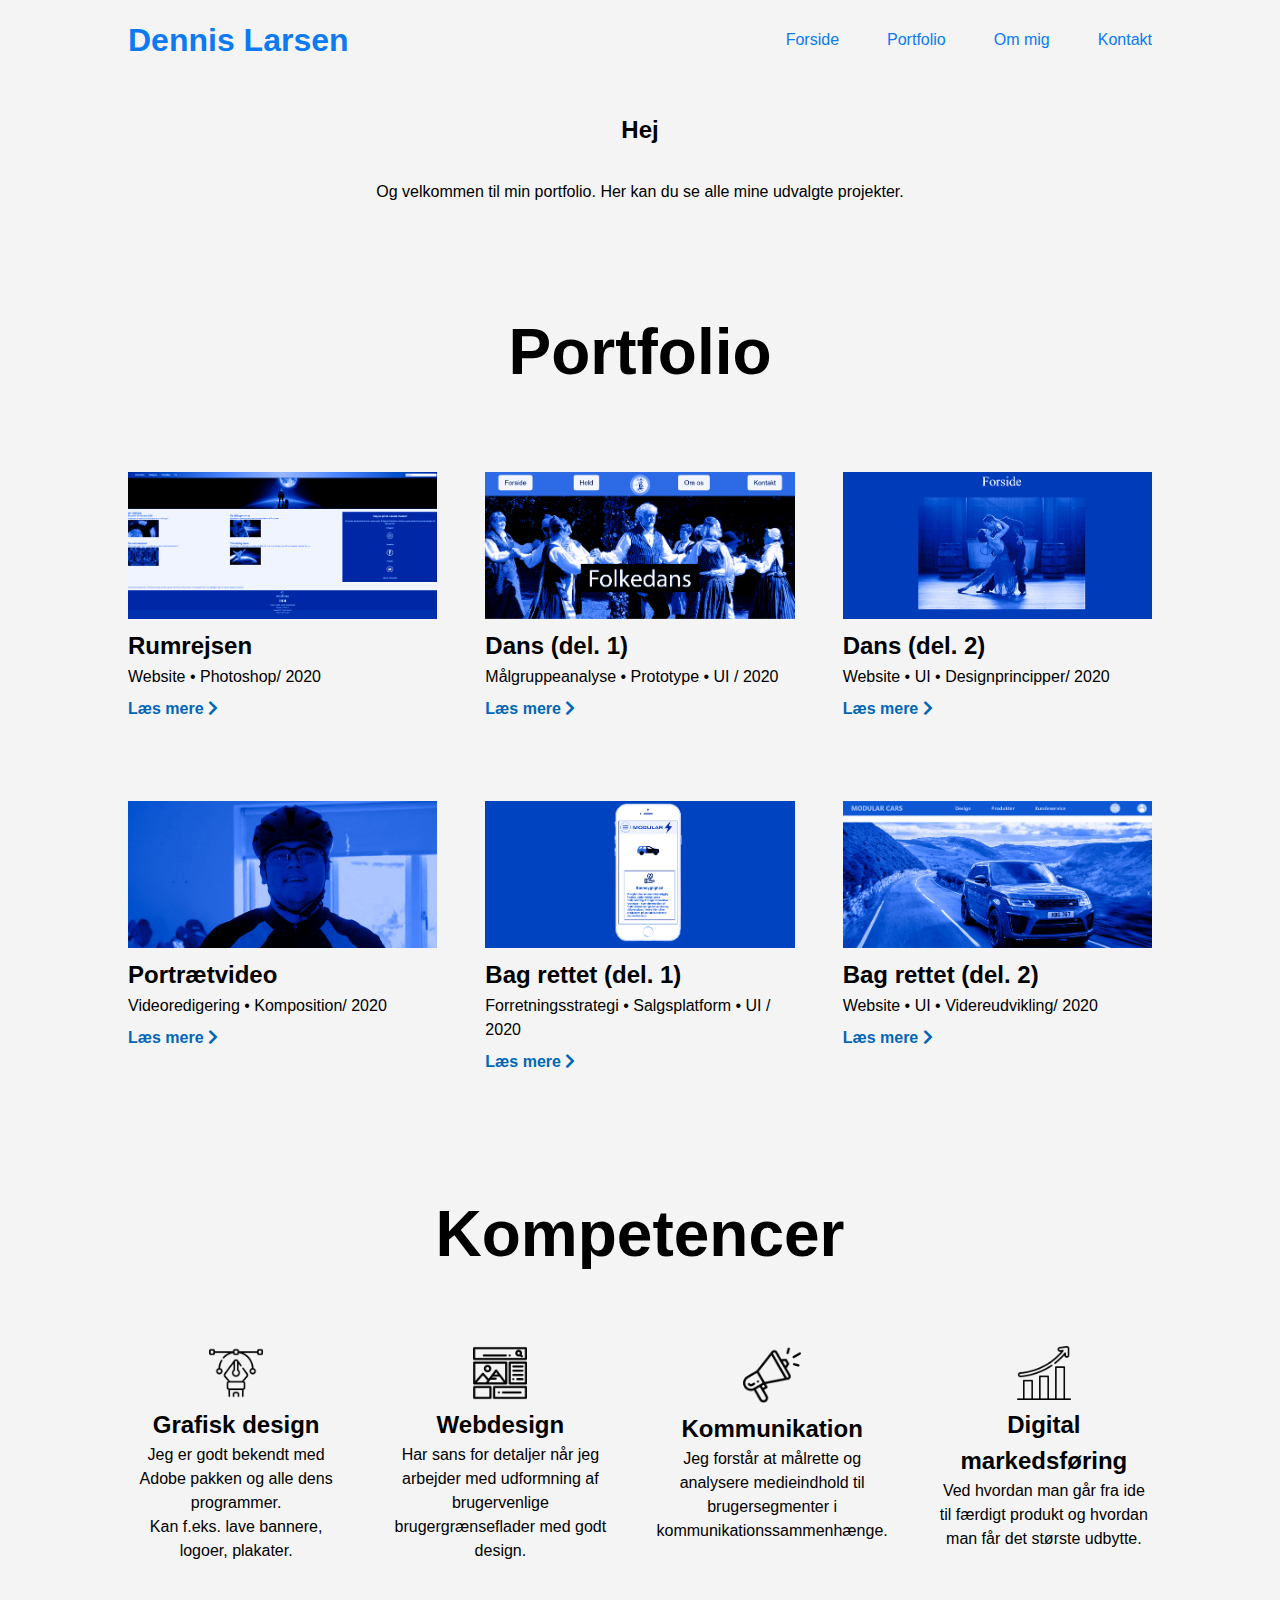
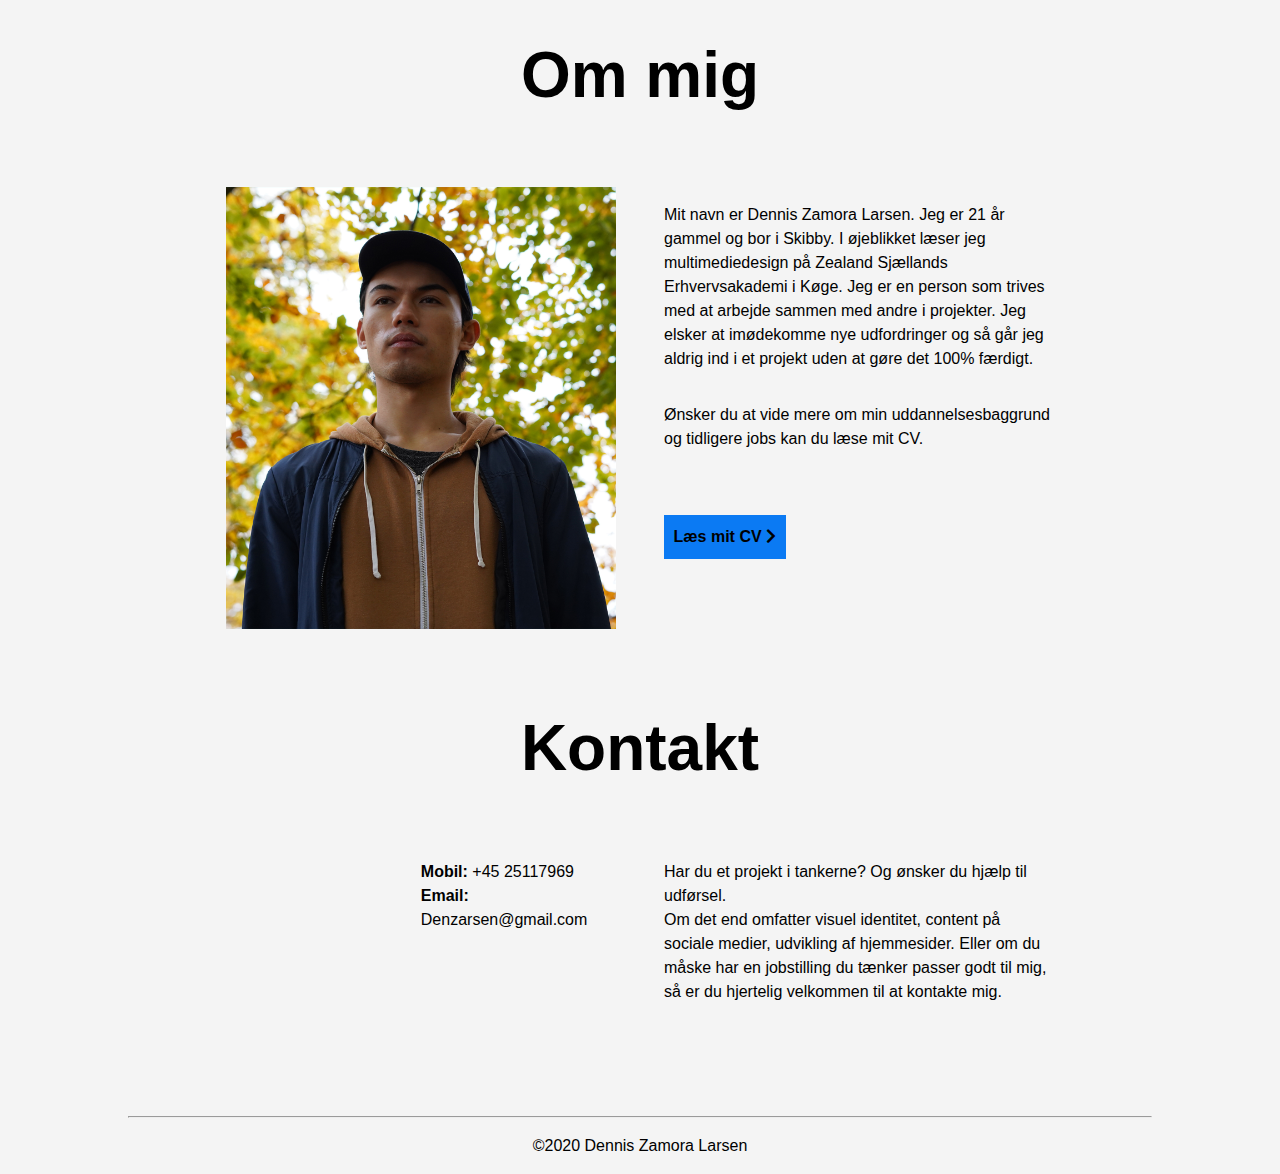
<file: index.html>
<!DOCTYPE html>
<html lang="da-DK"> 
    <head>
        <!-- Global site tag (gtag.js) - Google Analytics -->
<script async src="https://www.googletagmanager.com/gtag/js?id=G-CEGNPXM8MD"></script>
<script>
  window.dataLayer = window.dataLayer || [];
  function gtag(){dataLayer.push(arguments);}
  gtag('js', new Date());

  gtag('config', 'G-CEGNPXM8MD');
</script>
        <meta charset="UTF-8">
        <meta name="viewport" content="width=device-width, initial-scale=1.0">
        <meta name="description" content="Dennis Zamora Larsen portfolio">
        <meta name="keywords" content="dennis zamora larsen portfolio, multimediedesign, multimedimedie portfolio 2020">
        <meta name="author" content="Dennis Zamora Larsen">
        <title>Dennis Larsen | Portfolio</title>
        <!--Fontawsome-->
        <link rel="stylesheet" href="https://cdnjs.cloudflare.com/ajax/libs/font-awesome/5.15.1/css/all.min.css">
        <link rel="stylesheet" href="style.css">
        
    </head>
<body>

    <!--Burgermenu-knappen-->
    <div class="menu-btn">
        <i class="fas fa-bars fa-2x"></i>
    </div>




    <!--wrapper-->
    <div class="wrapper">


    <!--navigationsmenu med logo og links-->
        <header class="fixed">
                <!--navigation-->
                <nav class="main-nav">
                    <!--logo-->
                    <div id="logo">
                        <a href="http://portfolie.dk/index.html"><h1 id="forside">Dennis Larsen</h1></a>
                    </div>
                    <!--navigationslinks-->
                    <ul class="main-menu">
                        <li><a href="#forside">Forside</a></li>
                        <li><a href="#portfolio">Portfolio</a></li>
                        <li><a href="#ommig" >Om mig</a></li>
                        <li><a href="#kontakt">Kontakt</a></li>
                    </ul>
                </nav>         
        </header>

 



<!--Velkommen-->
<section class="sektion_velkommen">
    <!--indhold indeni-->
    <div class="indhold">
        <h2>Hej</h2>
        <p>Og velkommen til min portfolio.
        Her kan du se alle mine udvalgte projekter.</p>
    </div>
</section>




<!--Portfolio-->
<section>
    <h3 class="sektion_overskrift" id="portfolio">Portfolio</h3>



<!--grid container-->
<div class="grid-container">






    <!--hvert grid item-->

    <!--rumrejsen-->
    <div class="grid-item">
        <a href="http://portfolie.dk/rumrejsen.html"><img src="./billeder/rumrejsen.jpg" alt="Rumrejsen"></a>
        <h4>Rumrejsen</h4>
        <p>Website • Photoshop/ 2020</p>
        <a href="http://portfolie.dk/rumrejsen.html">Læs mere <i class="fas fa-chevron-right"></i></a>
    </div>







    <!--dans del. 1-->
    <div class="grid-item">
        <a href="http://portfolie.dk/underdansdel1.html"><img src="./billeder/dansdel.1.jpg" alt="Dans"></a>
        <h4>Dans (del. 1)</h4>
        <p>Målgruppeanalyse • Prototype • UI / 2020</p>
        <a href="http://portfolie.dk/underdansdel1.html">Læs mere <i class="fas fa-chevron-right"></i></a>
    </div>






    <!--dans del. 2-->
    <div class="grid-item">
        <a href="http://portfolie.dk/underdansdel2.html"><img src="./billeder/dansdel2.jpg" alt="Dans2"></a>
        <h4>Dans (del. 2)</h4>
        <p>Website • UI • Designprincipper/ 2020</p>
        <a href="http://portfolie.dk/underdansdel2.html">Læs mere <i class="fas fa-chevron-right"></i></a>
    </div>

    <!--video-->
    <div class="grid-item">
        <a href="http://portfolie.dk/video.html"><img src="./billeder/video.jpg" alt="Portrætvideo"></a>
        <h4>Portrætvideo</h4>
        <p>Videoredigering • Komposition/ 2020</p>
        <a href="http://portfolie.dk/video.html">Læs mere <i class="fas fa-chevron-right"></i></a>
    </div>

    <!--bag rettet del. 1-->
    <div class="grid-item">
        <a href="http://portfolie.dk/bagrettet1.html"><img src="./billeder/modularcarsdel.1.jpg" alt="Bagrettet1"></a>
        <h4>Bag rettet (del. 1)</h4>
        <p>Forretningsstrategi • Salgsplatform • UI / 2020</p>
        <a href="http://portfolie.dk/bagrettet1.html">Læs mere <i class="fas fa-chevron-right"></i></a>
    </div>

    <!--bag rettet del. 2-->
    <div class="grid-item">
        <a href="http://portfolie.dk/bagrettet2.html"><img src="./billeder/modularcarsdel.2.jpg" alt="Bagrettet2"></a>
        <h4>Bag rettet (del. 2)</h4>
        <p>Website • UI • Videreudvikling/ 2020</p>
        <a href="http://portfolie.dk/bagrettet2.html">Læs mere <i class="fas fa-chevron-right"></i></a>
    </div>

    







    
</div>
</section>





















<!--Kompetencer-->
<section>
    <!--overskrift-->
    <h3 class="sektion_overskrift">Kompetencer</h3>



        <!--grid container-->
        <div class="grid-container-kompetencer">



            <!--box-->
            <!--grafisk design-->
            <div>
                <img src="./billeder/grafisk_design.png" alt="grafisk design">
                <h4>Grafisk design</h4>
                <p>Jeg er godt bekendt med Adobe pakken og alle dens programmer. <br>Kan f.eks. lave bannere, logoer, plakater.</p>
            </div>





            <!--webdesign-->
            <div>
                <img src="./billeder/webdesign.png" alt="webdesign">
                <h4>Webdesign</h4>
                <p>Har sans for detaljer når jeg arbejder med udformning af brugervenlige brugergrænseflader med godt design.</p>
            </div>





            <!--kommunikation-->
            <div>
                <img src="./billeder/kommunikation.png" alt="kommunikation">
                <h4>Kommunikation</h4>
                <p>Jeg forstår at målrette og analysere medieindhold til brugersegmenter i kommunikationssammenhænge. </p>
            </div>





            <!--digital markedsføring-->
            <div>
                <img src="./billeder/digital_markedsføring.png" alt="digital markedsføring">
                <h4>Digital markedsføring</h4>
                <p>Ved hvordan man går fra ide til færdigt produkt og hvordan man får det største udbytte.</p>
            </div> 







        </div>
</section>






<!--Om mig-->
<section>
    <!--overskrift-->
    <h3 class="sektion_overskrift" id="ommig">Om mig</h3>
        <!--grid container-->
        <div class="container_mig">
            <!--billede-->
            <div class="kompetencer_billede">
                <img src="./billeder/om_mig_billede.jpg" alt="Billede om mig">
            </div>
            <!--tekstboks-->
            <div class="kompetencer_tekstboks">
                <p>Mit navn er Dennis Zamora Larsen. Jeg er 21 år gammel og bor i Skibby. I øjeblikket læser jeg multimediedesign på Zealand Sjællands Erhvervsakademi i Køge. Jeg er en person som trives med at arbejde sammen med andre i projekter. Jeg elsker at imødekomme nye udfordringer og så går jeg aldrig ind i et projekt uden at gøre det 100% færdigt.</p>
                <p>Ønsker du at vide mere om min uddannelsesbaggrund og tidligere jobs kan du læse mit CV.</p>
                <!--knap-->
                <a href="INDSÆT CV SENERE" class="btn"> Læs mit CV <i class="fas fa-chevron-right"></i></a>
            </div>
            
        </div>
        
</section>







<!--Kontakt-->
<section>
    <!--overskrift-->
    <h3 class="sektion_overskrift" id="kontakt">Kontakt</h3>
        <!--grid container-->
        <div class="container_kontakt">
            <!--billede-->
            <div class="kompetencer_oplysninger">
                
                <p><b>Mobil:</b> +45 25117969</p>
                <p><b>Email:</b> Denzarsen@gmail.com</p>
            </div>
            <!--tekstboks-->
            <div class="kompetencer_kontakt">
                <p>Har du et projekt i tankerne? Og ønsker du hjælp til udførsel. <br>Om det end omfatter visuel identitet, content på sociale medier, udvikling af hjemmesider. Eller om du måske har en jobstilling du tænker passer godt til mig, så er du hjertelig velkommen til at kontakte mig.</p>
            </div>
        </div>
</section>









































<!--Wrapper slut-->
</div>



<footer>
    <div class="wrapper">
        <hr>
        <p>&copy;2020 Dennis Zamora Larsen</p>
    </div>
</footer>


<!--kommando som gør at når man trykker på burgermenuen, så kommer class .main-nav ul til at få ".vis" - tilføjet = .main-nav ul.vis. Og dermed bliver den aktiv, hvor den ellers var deaktiveret.-->
<script>
    document.querySelector('.menu-btn').addEventListener
    ('click', () => document.querySelector(".main-nav ul")
    .classList.toggle('vis')); 
</script>

</body>
</html>
</file>
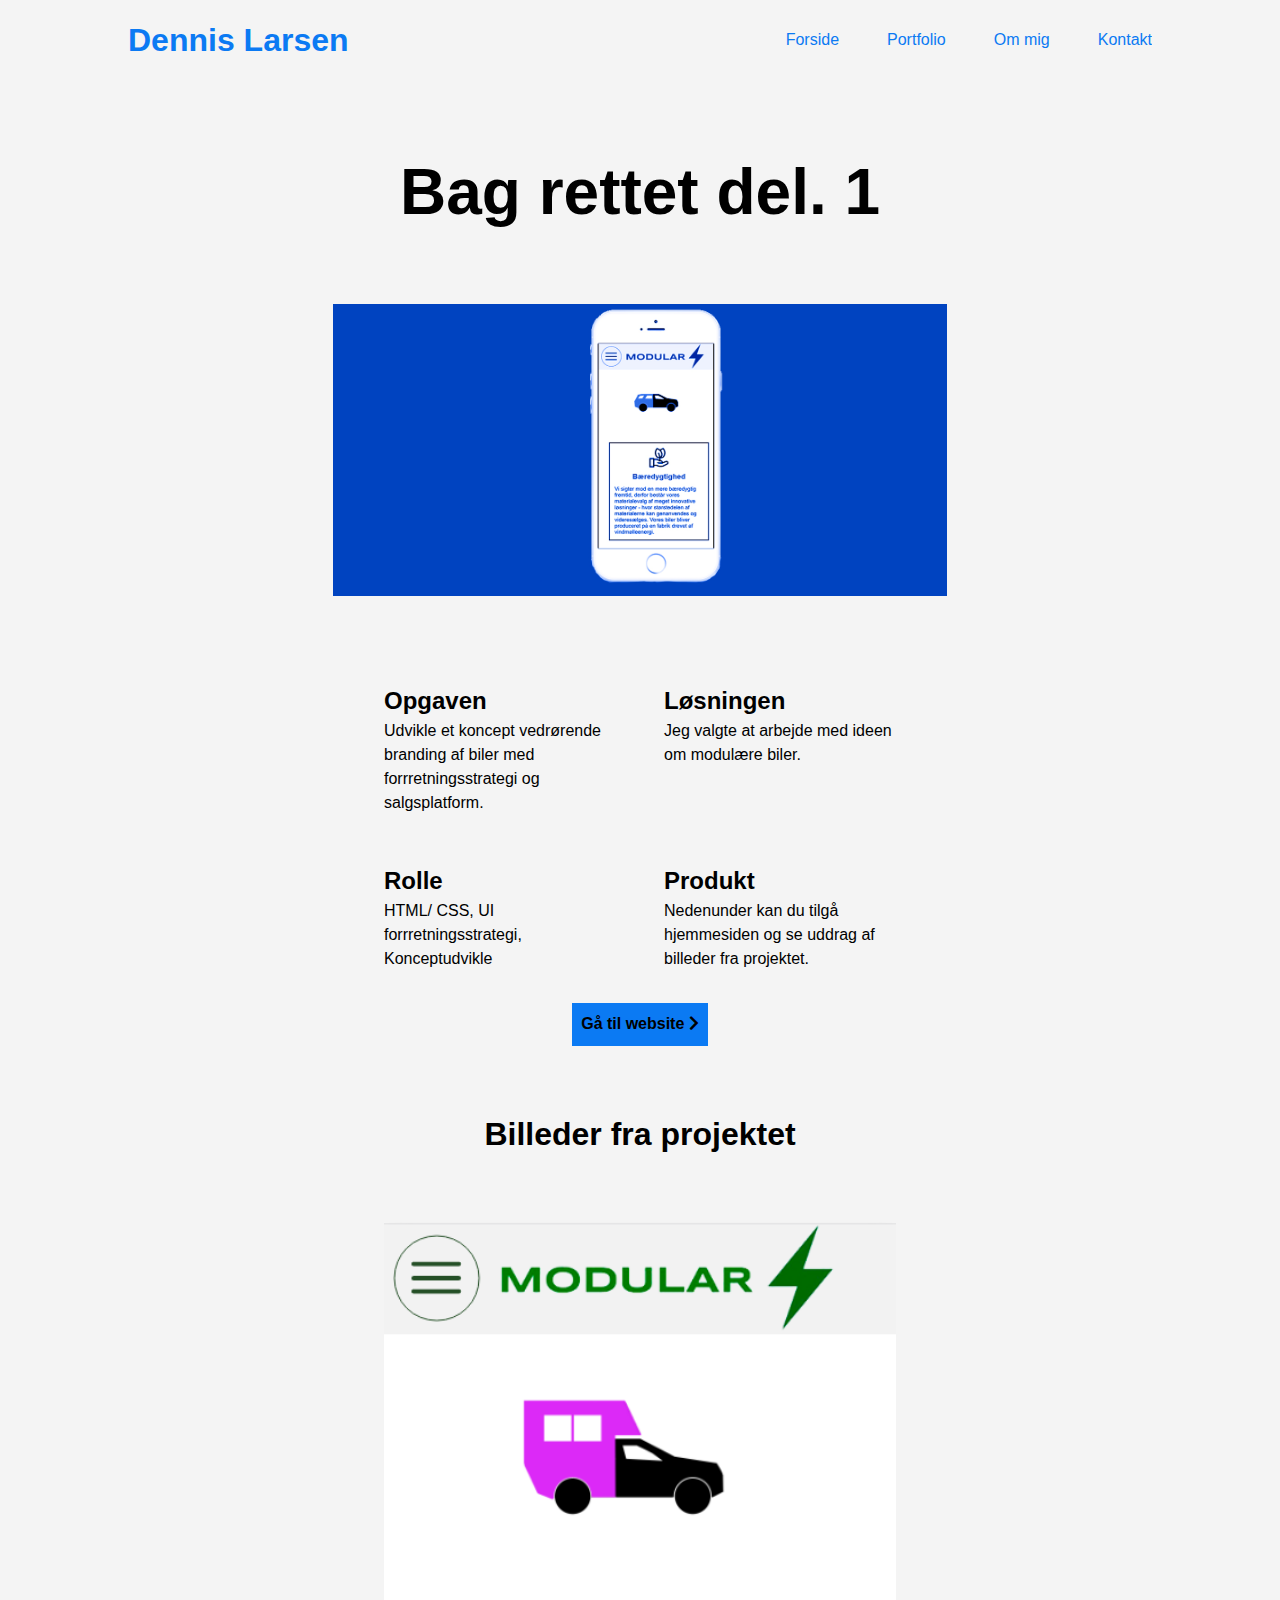
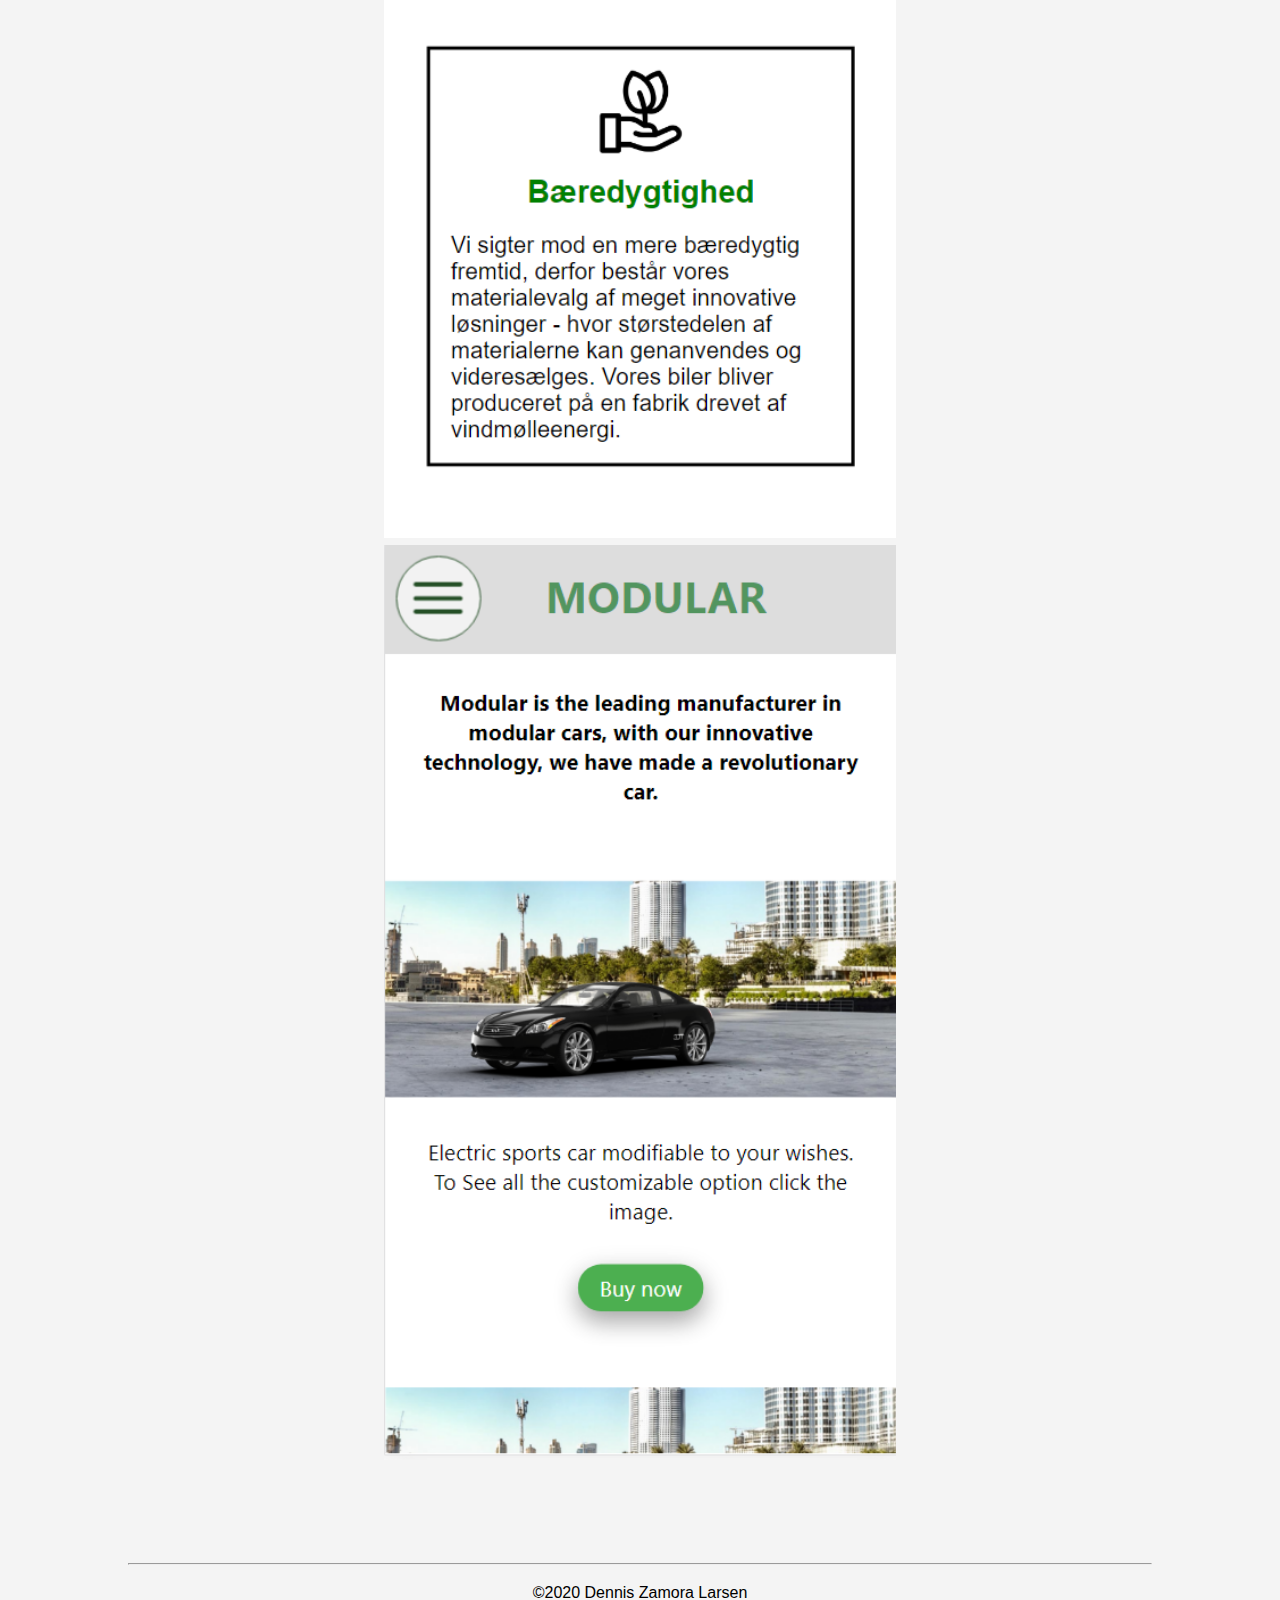
<file: bagrettet1.html>
<!DOCTYPE html>
<html lang="da-DK"> 
    <head>
        <!-- Global site tag (gtag.js) - Google Analytics -->
<script async src="https://www.googletagmanager.com/gtag/js?id=G-CEGNPXM8MD"></script>
<script>
  window.dataLayer = window.dataLayer || [];
  function gtag(){dataLayer.push(arguments);}
  gtag('js', new Date());

  gtag('config', 'G-CEGNPXM8MD');
</script>
        <meta charset="UTF-8">
        <meta name="viewport" content="width=device-width, initial-scale=1.0">
        <meta name="description" content="Dennis Zamora Larsen portfolio">
        <meta name="keywords" content="dennis zamora larsen portfolio, multimediedesign, multimedimedie portfolio 2020">
        <meta name="author" content="Dennis Zamora Larsen">
        <title>Bag rettet del. 1 | Portfolio</title>
        <!--Fontawsome-->
        <link rel="stylesheet" href="https://cdnjs.cloudflare.com/ajax/libs/font-awesome/5.15.1/css/all.min.css">
        <link rel="stylesheet" href="style.css">
        
    </head>
<body>
 <!--Burgermenu-knappen-->
 <div class="menu-btn">
    <i class="fas fa-bars fa-2x"></i>
</div>
    
    <!--wrapper-->
    <div class="wrapper">


    <!--navigationsmenu med logo og links-->
        <header>
                <!--navigation-->
                <nav class="main-nav">
                    <!--logo-->
                    <div id="logo">
                        <a href="http://portfolie.dk/index.html"><h1 id="forside">Dennis Larsen</h1></a>
                    </div>
                    <!--navigationslinks-->
                    <ul class="main-menu">
                        <li><a href="http://portfolie.dk/index.html">Forside</a></li>
                        <li><a href="http://portfolie.dk/index.html">Portfolio</a></li>
                        <li><a href="http://portfolie.dk/index.html">Om mig</a></li>
                        <li><a href="http://portfolie.dk/index.html">Kontakt</a></li>
                    </ul>
                </nav>         
        </header>




    <!--Forsideboks-->
    <section>
        <div class="underside_boks">
            <h3 class="sektion_overskrift">Bag rettet del. 1</h3>
            <img class="underside_forsidebillede" src="./billeder/modularcarsdel.1.jpg" alt="Bag rettet del. 1">
        </div>
    </section>

 







<!--Undersideboks-->
<section class="underside">        
        <!--grid container-->
        <div class="grid-container-underside">
            <!--box-->

            <!--Opgaven-->
            <div>
                <h4>Opgaven</h4>
                <p>Udvikle et koncept vedrørende branding af biler med forrretningsstrategi og salgsplatform.</p>
            </div>

            <!--Løsningen-->
            <div>
                <h4>Løsningen</h4>
                <p>Jeg valgte at arbejde med ideen om modulære biler.</p>
            </div>

            <!--Rolle-->
            <div>
                <h4>Rolle</h4>
                <p>HTML/ CSS, UI<br>forrretningsstrategi, Konceptudvikle</p>
            </div>

            <!--Produkt-->
            <div>
                <h4>Produkt</h4>
                <p>Nedenunder kan du tilgå hjemmesiden og se uddrag af billeder fra projektet.</p>
            </div> 

        </div>

         <!--knap-->
         <a href="http://portfolie.dk/burgermenu/" class="knap"> Gå til website <i class="fas fa-chevron-right"></i></a>
</section>




<!--Sektion med eget arbejde-->
<section>
    <div class="underside_færdig_arbejde">
        <h3 class="sektion_overskrift">Billeder fra projektet</h3>
        <img class="underside_arbejde" src="./billeder/bildel1.PNG" alt="Bil">
        <img class="underside_arbejde" src="./billeder/bildel1_2.PNG" alt="Bookingside">
      
    </div>
</section>







































<!--Wrapper slut-->
</div>



<footer>
    <div class="wrapper">
        <hr>
        <p>&copy;2020 Dennis Zamora Larsen</p>
    </div>
</footer>

<!--kommando som gør at når man trykker på burgermenuen, så kommer class .main-nav ul til at få ".vis" - tilføjet = .main-nav ul.vis. Og dermed bliver den aktiv, hvor den ellers var deaktiveret.-->
<script>
    document.querySelector('.menu-btn').addEventListener
    ('click', () => document.querySelector(".main-nav ul")
    .classList.toggle('vis')); 
</script>

</body>

</html>
</file>
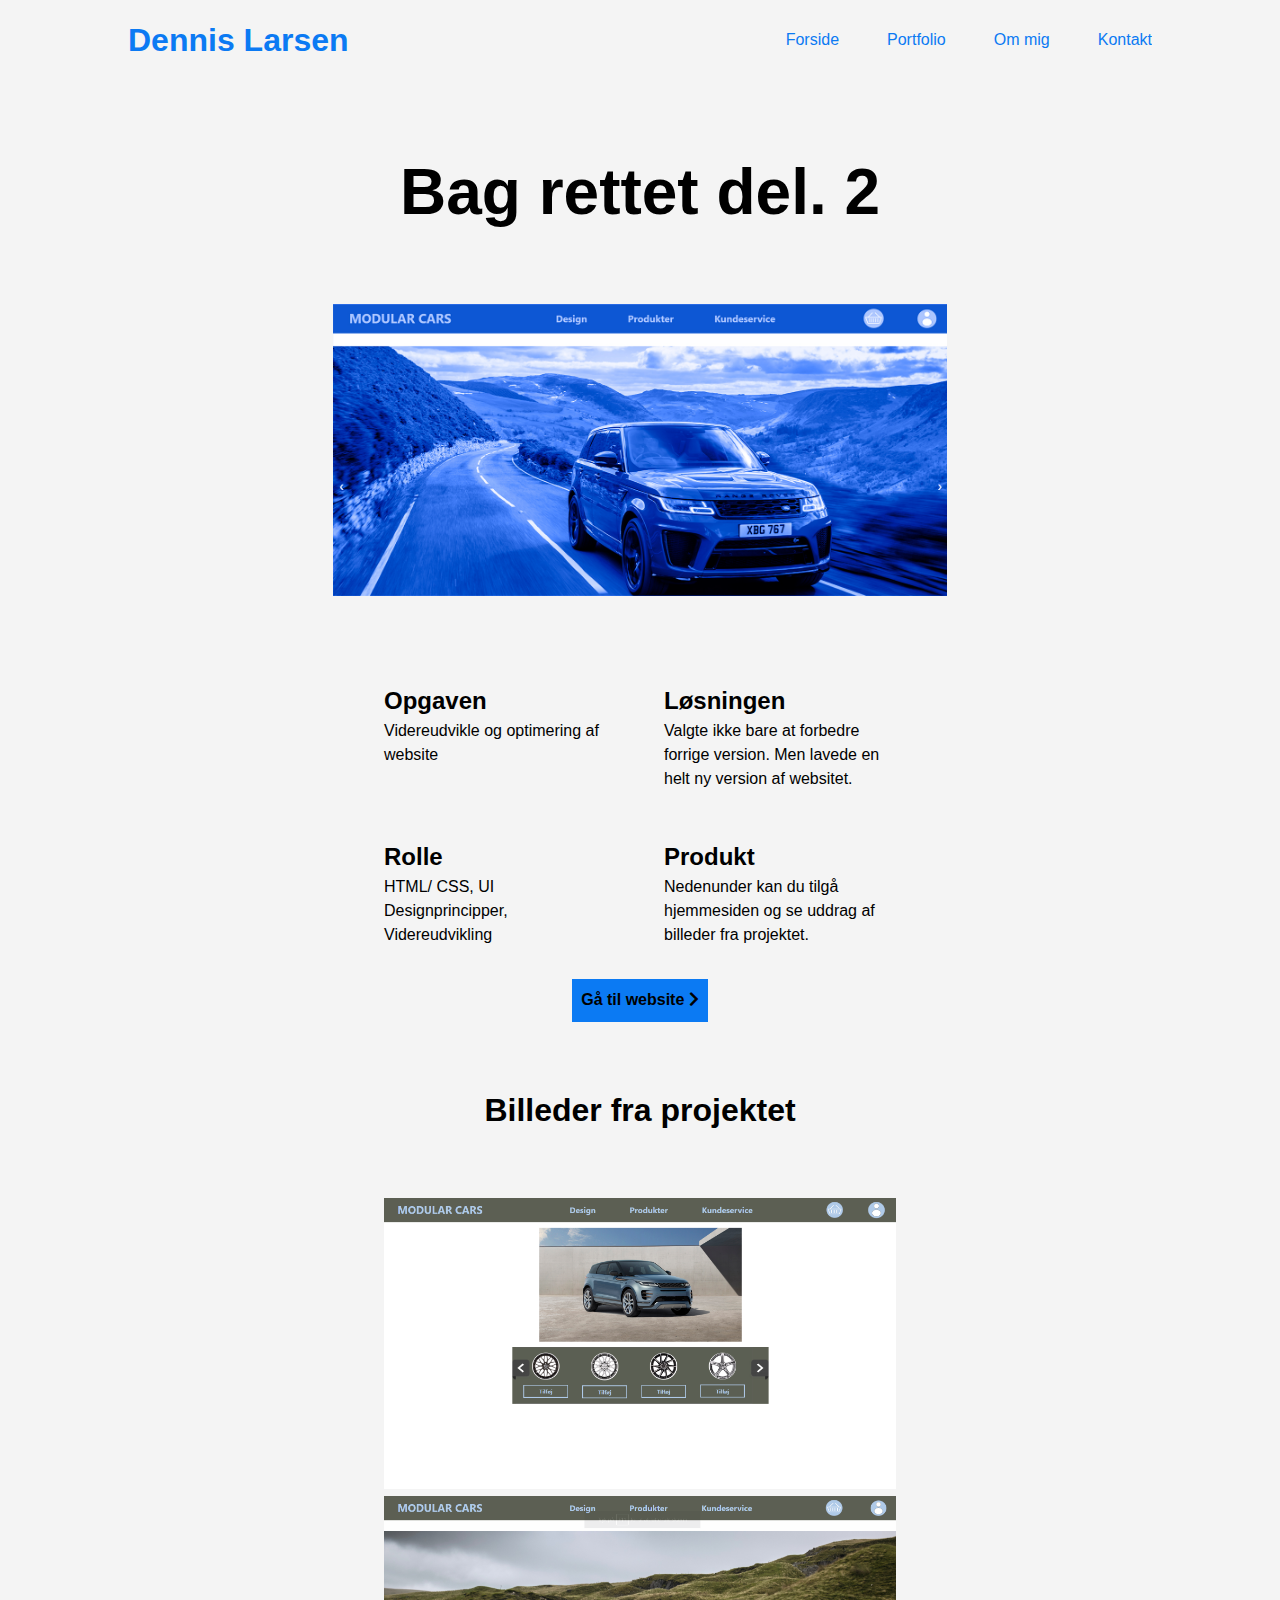
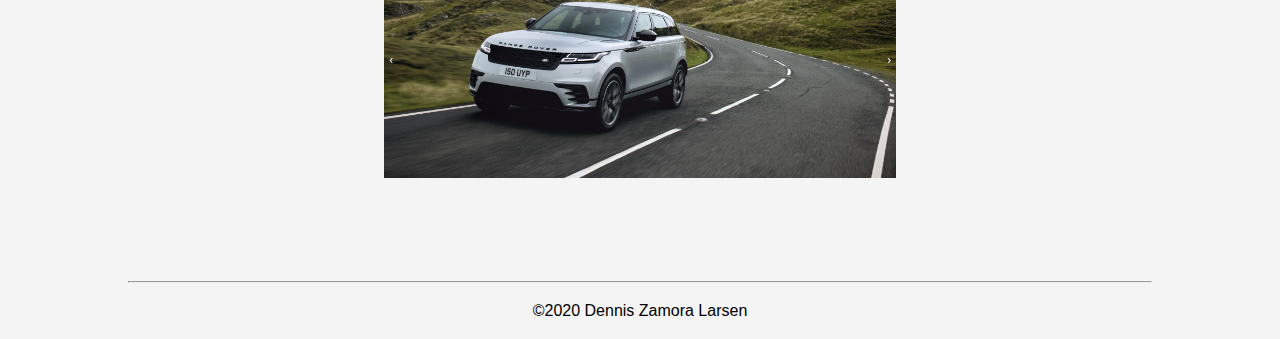
<file: bagrettet2.html>
<!DOCTYPE html>
<html lang="da-DK"> 
    <head>
        <!-- Global site tag (gtag.js) - Google Analytics -->
<script async src="https://www.googletagmanager.com/gtag/js?id=G-CEGNPXM8MD"></script>
<script>
  window.dataLayer = window.dataLayer || [];
  function gtag(){dataLayer.push(arguments);}
  gtag('js', new Date());

  gtag('config', 'G-CEGNPXM8MD');
</script>
        <meta charset="UTF-8">
        <meta name="viewport" content="width=device-width, initial-scale=1.0">
        <meta name="description" content="Dennis Zamora Larsen portfolio">
        <meta name="keywords" content="dennis zamora larsen portfolio, multimediedesign, multimedimedie portfolio 2020">
        <meta name="author" content="Dennis Zamora Larsen">
        <title>Bag rettet del. 2 | Portfolio</title>
        <!--Fontawsome-->
        <link rel="stylesheet" href="https://cdnjs.cloudflare.com/ajax/libs/font-awesome/5.15.1/css/all.min.css">
        <link rel="stylesheet" href="style.css">
        
    </head>
<body>

     <!--Burgermenu-knappen-->
     <div class="menu-btn">
        <i class="fas fa-bars fa-2x"></i>
    </div>
    <!--wrapper-->
    <div class="wrapper">


    <!--navigationsmenu med logo og links-->
        <header>
                <!--navigation-->
                <nav class="main-nav">
                    <!--logo-->
                    <div id="logo">
                        <a href="http://portfolie.dk/index.html"><h1 id="forside">Dennis Larsen</h1></a>
                    </div>
                    <!--navigationslinks-->
                    <ul class="main-menu">
                        <li><a href="http://portfolie.dk/index.html">Forside</a></li>
                        <li><a href="http://portfolie.dk/index.html">Portfolio</a></li>
                        <li><a href="http://portfolie.dk/index.html">Om mig</a></li>
                        <li><a href="http://portfolie.dk/index.html">Kontakt</a></li>
                    </ul>
                </nav>         
        </header>




    <!--Forsideboks-->
    <section>
        <div class="underside_boks">
            <h3 class="sektion_overskrift">Bag rettet del. 2</h3>
            <img class="underside_forsidebillede" src="./billeder/modularcarsdel.2.jpg" alt="Bag rettet del. 2">
        </div>
    </section>

 







<!--Undersideboks-->
<section class="underside">        
        <!--grid container-->
        <div class="grid-container-underside">
            <!--box-->

            <!--Opgaven-->
            <div>
                <h4>Opgaven</h4>
                <p>Videreudvikle og optimering af website</p>
            </div>

            <!--Løsningen-->
            <div>
                <h4>Løsningen</h4>
                <p>Valgte ikke bare at forbedre forrige version. Men lavede en helt ny version af websitet.</p>
            </div>

            <!--Rolle-->
            <div>
                <h4>Rolle</h4>
                <p>HTML/ CSS, UI<br>Designprincipper, Videreudvikling</p>
            </div>

            <!--Produkt-->
            <div>
                <h4>Produkt</h4>
                <p>Nedenunder kan du tilgå hjemmesiden og se uddrag af billeder fra projektet.</p>
            </div> 

        </div>

         <!--knap-->
         <a href="http://oliversalbol.com/modualr/" class="knap"> Gå til website <i class="fas fa-chevron-right"></i></a>
</section>




<!--Sektion med eget arbejde-->
<section>
    <div class="underside_færdig_arbejde">
        <h3 class="sektion_overskrift">Billeder fra projektet</h3>
        <img class="underside_arbejde" src="./billeder/bildel2.PNG" alt="modular bil">
        <img class="underside_arbejde" src="./billeder/mudulærbil.PNG" alt="modulær bil på vejen">
      
    </div>
</section>







































<!--Wrapper slut-->
</div>



<footer>
    <div class="wrapper">
        <hr>
        <p>&copy;2020 Dennis Zamora Larsen</p>
    </div>
</footer>


<!--kommando som gør at når man trykker på burgermenuen, så kommer class .main-nav ul til at få ".vis" - tilføjet = .main-nav ul.vis. Og dermed bliver den aktiv, hvor den ellers var deaktiveret.-->
<script>
    document.querySelector('.menu-btn').addEventListener
    ('click', () => document.querySelector(".main-nav ul")
    .classList.toggle('vis')); 
</script>
</body>

</html>
</file>
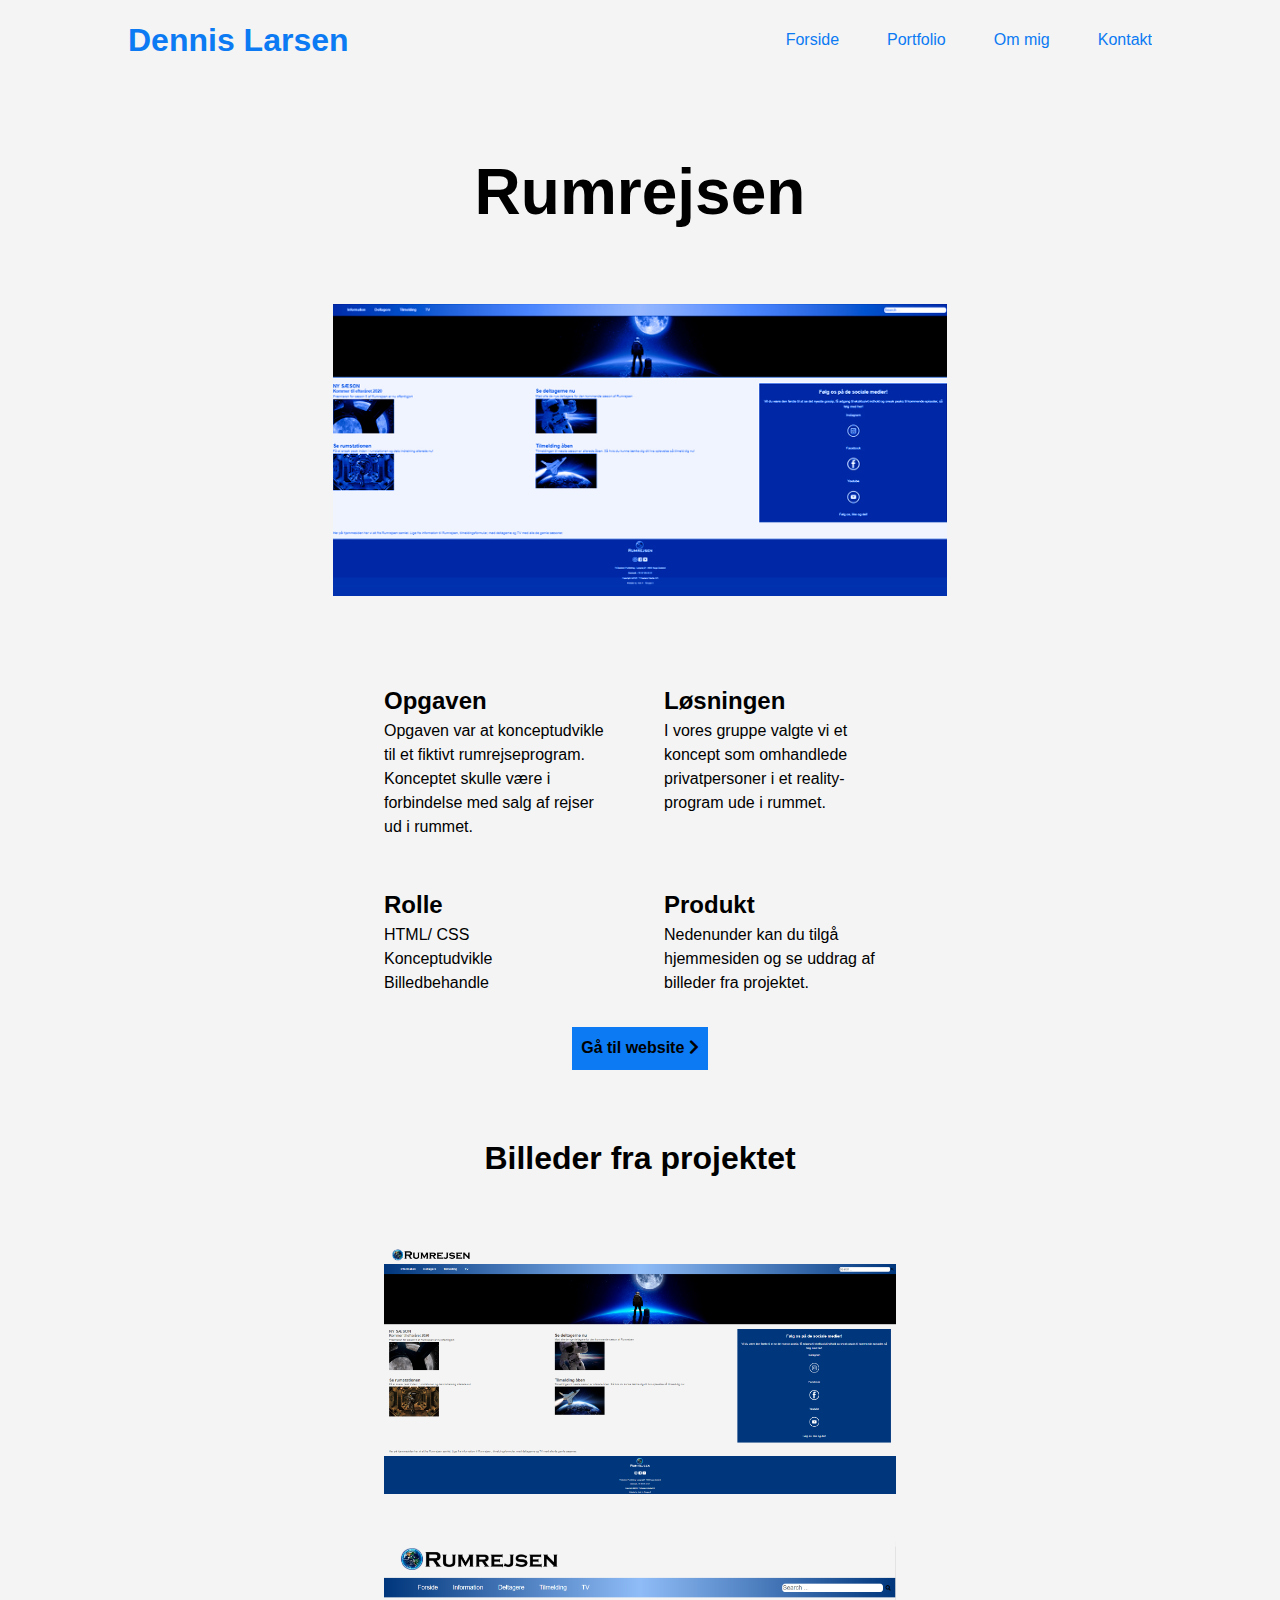
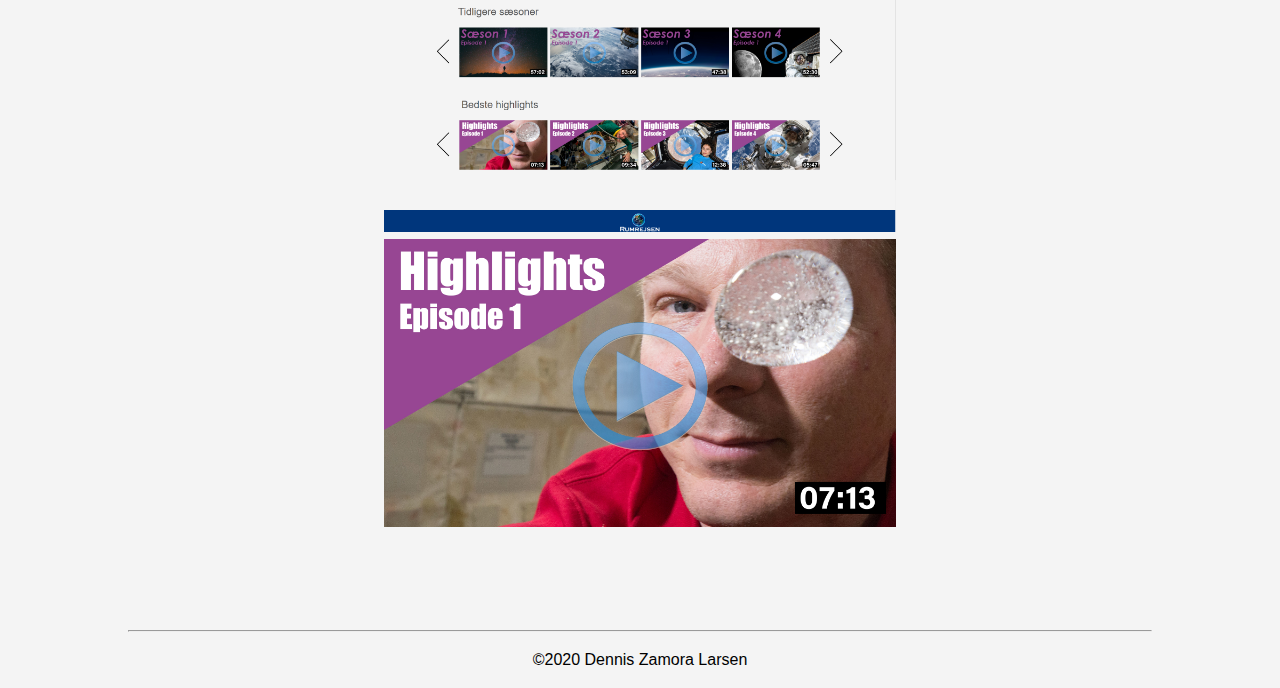
<file: rumrejsen.html>
<!DOCTYPE html>
<html lang="da-DK"> 
    <head>
        <!-- Global site tag (gtag.js) - Google Analytics -->
<script async src="https://www.googletagmanager.com/gtag/js?id=G-CEGNPXM8MD"></script>
<script>
  window.dataLayer = window.dataLayer || [];
  function gtag(){dataLayer.push(arguments);}
  gtag('js', new Date());

  gtag('config', 'G-CEGNPXM8MD');
</script>
        <meta charset="UTF-8">
        <meta name="viewport" content="width=device-width, initial-scale=1.0">
        <meta name="description" content="Dennis Zamora Larsen portfolio">
        <meta name="keywords" content="dennis zamora larsen portfolio, multimediedesign, multimedimedie portfolio 2020">
        <meta name="author" content="Dennis Zamora Larsen">
        <title>Rumrejsen | Portfolio</title>
        <!--Fontawsome-->
        <link rel="stylesheet" href="https://cdnjs.cloudflare.com/ajax/libs/font-awesome/5.15.1/css/all.min.css">
        <link rel="stylesheet" href="style.css">
        
    </head>
<body>

 <!--Burgermenu-knappen-->
 <div class="menu-btn">
    <i class="fas fa-bars fa-2x"></i>
</div>

    <!--wrapper-->
    <div class="wrapper">

     


    <!--navigationsmenu med logo og links-->
        <header>
                <!--navigation-->
                <nav class="main-nav">
                    <!--logo-->
                    <div id="logo">
                        <a href="http://portfolie.dk/index.html"><h1 id="forside">Dennis Larsen</h1></a>
                    </div>
                    <!--navigationslinks-->
                    <ul class="main-menu">
                        <li><a href="http://portfolie.dk/index.html">Forside</a></li>
                        <li><a href="http://portfolie.dk/index.html">Portfolio</a></li>
                        <li><a href="http://portfolie.dk/index.html">Om mig</a></li>
                        <li><a href="http://portfolie.dk/index.html">Kontakt</a></li>
                    </ul>
                </nav>         
        </header>




    <!--Forsideboks-->
    <section>
        <div class="underside_boks">
            <h3 class="sektion_overskrift">Rumrejsen</h3>
            <img class="underside_forsidebillede" src="./billeder/rumrejsen.jpg" alt="Rumrejsen">
        </div>
    </section>

 







<!--Undersideboks-->
<section class="underside">        
        <!--grid container-->
        <div class="grid-container-underside">
            <!--box-->

            <!--Opgaven-->
            <div>
                <h4>Opgaven</h4>
                <p>Opgaven var at konceptudvikle til et fiktivt rumrejseprogram. Konceptet skulle være i forbindelse med salg af rejser ud i rummet.</p>
            </div>

            <!--Løsningen-->
            <div>
                <h4>Løsningen</h4>
                <p>I vores gruppe valgte vi et koncept som omhandlede privatpersoner i et reality-program ude i rummet.</p>
            </div>

            <!--Rolle-->
            <div>
                <h4>Rolle</h4>
                <p>HTML/ CSS<br> Konceptudvikle<br> Billedbehandle </p>
            </div>

            <!--Produkt-->
            <div>
                <h4>Produkt</h4>
                <p>Nedenunder kan du tilgå hjemmesiden og se uddrag af billeder fra projektet.</p>
            </div> 

        </div>

         <!--knap-->
         <a href="http://portfolie.dk/Rumrejsen2/" class="knap"> Gå til website <i class="fas fa-chevron-right"></i></a>
</section>




<!--Sektion med eget arbejde-->
<section>
    <div class="underside_færdig_arbejde">
        <h3 class="sektion_overskrift">Billeder fra projektet</h3>
        <img class="underside_arbejde" src="./billeder/rumrejsen_ny.PNG" alt="Rumrejsen">
        <img class="underside_arbejde" src="./billeder/egetrumrejse.PNG" alt="Rumrejsen">
        <img class="underside_arbejde" src="./billeder/rumrejse2.jpg" alt="Rumrejsen">
        
    </div>
</section>







































<!--Wrapper slut-->
</div>



<footer>
    <div class="wrapper">
        <hr>
        <p>&copy;2020 Dennis Zamora Larsen</p>
    </div>
</footer>


<!--kommando som gør at når man trykker på burgermenuen, så kommer class .main-nav ul til at få ".vis" - tilføjet = .main-nav ul.vis. Og dermed bliver den aktiv, hvor den ellers var deaktiveret.-->
<script>
    document.querySelector('.menu-btn').addEventListener
    ('click', () => document.querySelector(".main-nav ul")
    .classList.toggle('vis')); 
</script>
</body>

</html>
</file>
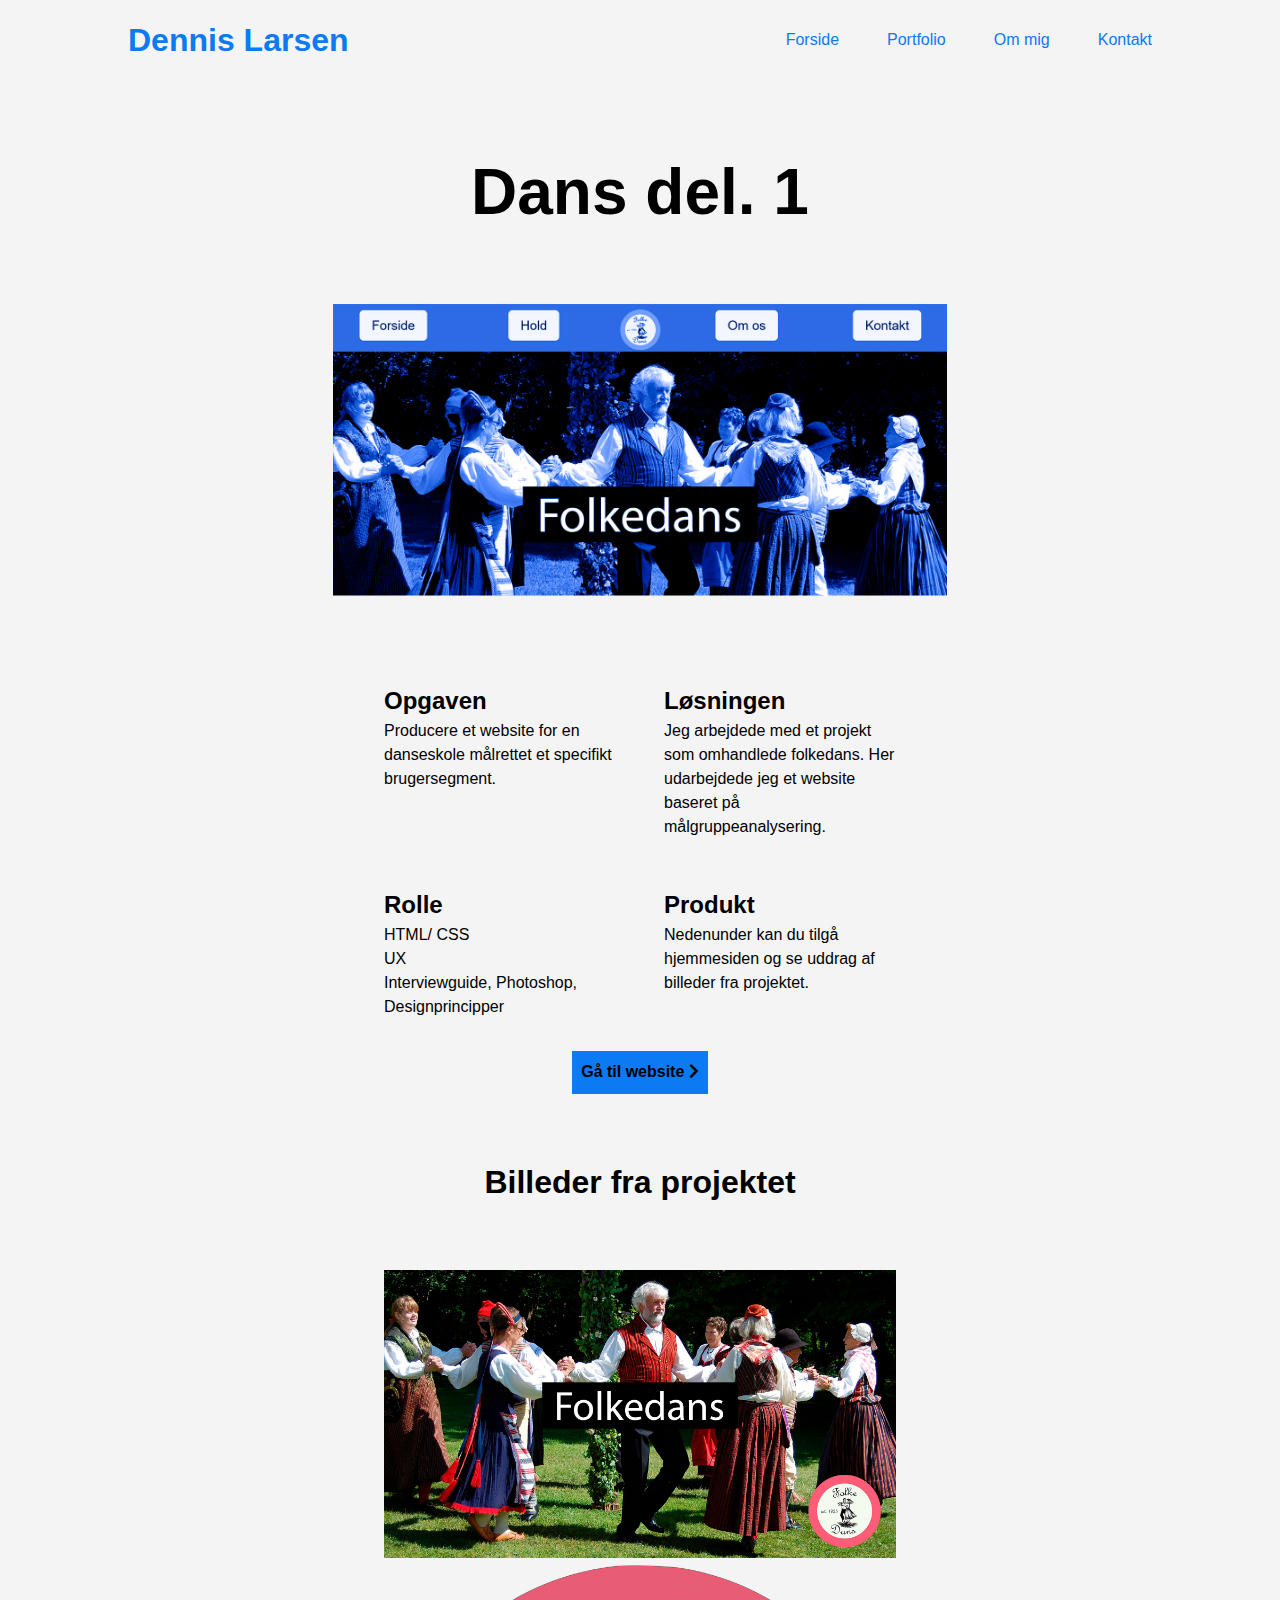
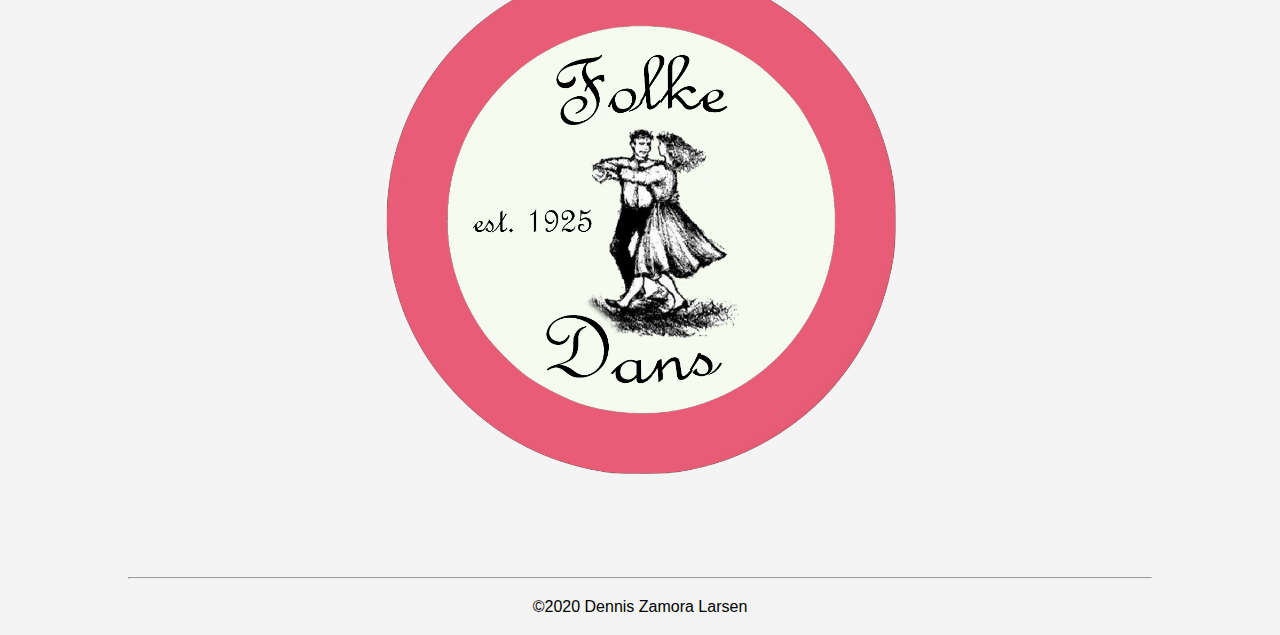
<file: underdansdel1.html>
<!DOCTYPE html>
<html lang="da-DK"> 
    <head>
        <!-- Global site tag (gtag.js) - Google Analytics -->
<script async src="https://www.googletagmanager.com/gtag/js?id=G-CEGNPXM8MD"></script>
<script>
  window.dataLayer = window.dataLayer || [];
  function gtag(){dataLayer.push(arguments);}
  gtag('js', new Date());

  gtag('config', 'G-CEGNPXM8MD');
</script>
        <meta charset="UTF-8">
        <meta name="viewport" content="width=device-width, initial-scale=1.0">
        <meta name="description" content="Dennis Zamora Larsen portfolio">
        <meta name="keywords" content="dennis zamora larsen portfolio, multimediedesign, multimedimedie portfolio 2020">
        <meta name="author" content="Dennis Zamora Larsen">
        <title>Dans, dans, dans del. 1 | Portfolio</title>
        <!--Fontawsome-->
        <link rel="stylesheet" href="https://cdnjs.cloudflare.com/ajax/libs/font-awesome/5.15.1/css/all.min.css">
        <link rel="stylesheet" href="style.css">
        
    </head>
<body>
     <!--Burgermenu-knappen-->
     <div class="menu-btn">
        <i class="fas fa-bars fa-2x"></i>
    </div>
    <!--wrapper-->
    <div class="wrapper">


    <!--navigationsmenu med logo og links-->
        <header>
                <!--navigation-->
                <nav class="main-nav">
                    <!--logo-->
                    <div id="logo">
                        <a href="http://portfolie.dk/index.html"><h1 id="forside">Dennis Larsen</h1></a>
                    </div>
                    <!--navigationslinks-->
                    <ul class="main-menu">
                        <li><a href="http://portfolie.dk/index.html">Forside</a></li>
                        <li><a href="http://portfolie.dk/index.html">Portfolio</a></li>
                        <li><a href="http://portfolie.dk/index.html">Om mig</a></li>
                        <li><a href="http://portfolie.dk/index.html">Kontakt</a></li>
                    </ul>
                </nav>         
        </header>




    <!--Forsideboks-->
    <section>
        <div class="underside_boks">
            <h3 class="sektion_overskrift">Dans del. 1</h3>
            <img class="underside_forsidebillede" src="./billeder/dansdel.1.jpg" alt="Dans del. 1">
        </div>
    </section>

 







<!--Undersideboks-->
<section class="underside">        
        <!--grid container-->
        <div class="grid-container-underside">
            <!--box-->

            <!--Opgaven-->
            <div>
                <h4>Opgaven</h4>
                <p>Producere et website for en danseskole målrettet et specifikt brugersegment.</p>
            </div>

            <!--Løsningen-->
            <div>
                <h4>Løsningen</h4>
                <p>Jeg arbejdede med et projekt som omhandlede folkedans. Her udarbejdede jeg et website baseret på målgruppeanalysering.</p>
            </div>

            <!--Rolle-->
            <div>
                <h4>Rolle</h4>
                <p>HTML/ CSS<br>UX<br>Interviewguide, Photoshop, Designprincipper</p>
            </div>

            <!--Produkt-->
            <div>
                <h4>Produkt</h4>
                <p>Nedenunder kan du tilgå hjemmesiden og se uddrag af billeder fra projektet.</p>
            </div> 

        </div>

         <!--knap-->
         <a href="http://portfolie.dk/folkedans/forside.html" class="knap"> Gå til website <i class="fas fa-chevron-right"></i></a>
</section>




<!--Sektion med eget arbejde-->
<section>
    <div class="underside_færdig_arbejde">
        <h3 class="sektion_overskrift">Billeder fra projektet</h3>
        <img class="underside_arbejde" src="./billeder/folkedans5.jpg" alt="Folkedans">
        <img class="underside_arbejde" src="./billeder/dans_logo.png" alt="Logo">
      
    </div>
</section>







































<!--Wrapper slut-->
</div>



<footer>
    <div class="wrapper">
        <hr>
        <p>&copy;2020 Dennis Zamora Larsen</p>
    </div>
</footer>


<!--kommando som gør at når man trykker på burgermenuen, så kommer class .main-nav ul til at få ".vis" - tilføjet = .main-nav ul.vis. Og dermed bliver den aktiv, hvor den ellers var deaktiveret.-->
<script>
    document.querySelector('.menu-btn').addEventListener
    ('click', () => document.querySelector(".main-nav ul")
    .classList.toggle('vis')); 
</script>
</body>

</html>
</file>
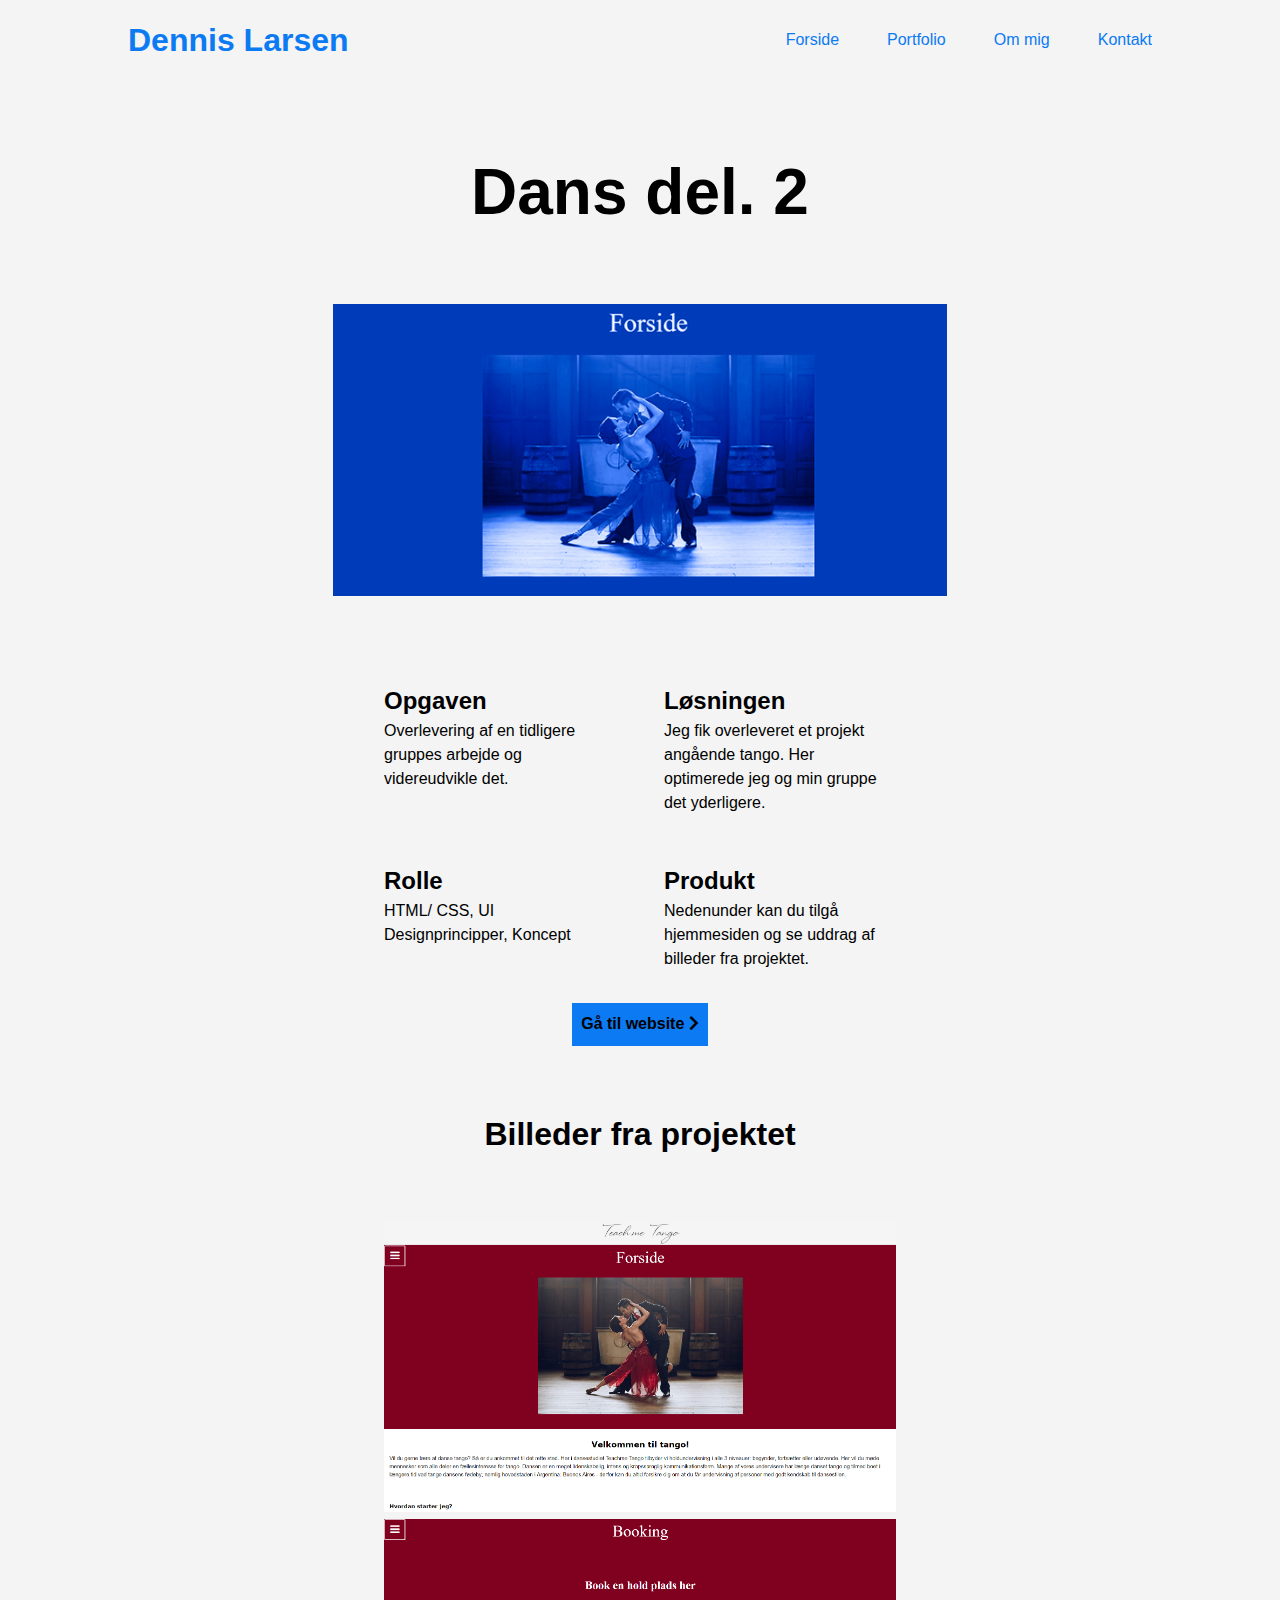
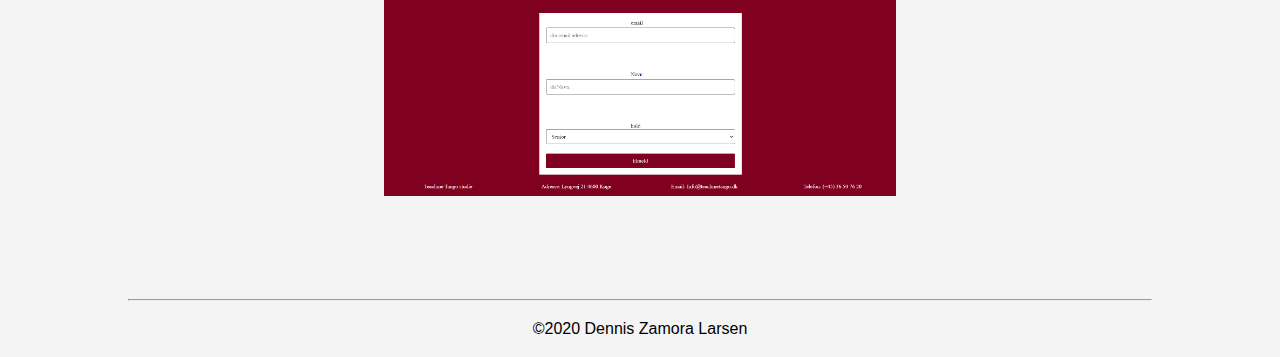
<file: underdansdel2.html>
<!DOCTYPE html>
<html lang="da-DK"> 
    <head>
        <!-- Global site tag (gtag.js) - Google Analytics -->
<script async src="https://www.googletagmanager.com/gtag/js?id=G-CEGNPXM8MD"></script>
<script>
  window.dataLayer = window.dataLayer || [];
  function gtag(){dataLayer.push(arguments);}
  gtag('js', new Date());

  gtag('config', 'G-CEGNPXM8MD');
</script>
        <meta charset="UTF-8">
        <meta name="viewport" content="width=device-width, initial-scale=1.0">
        <meta name="description" content="Dennis Zamora Larsen portfolio">
        <meta name="keywords" content="dennis zamora larsen portfolio, multimediedesign, multimedimedie portfolio 2020">
        <meta name="author" content="Dennis Zamora Larsen">
        <title>Dans, dans, dans del. 2 | Portfolio</title>
        <!--Fontawsome-->
        <link rel="stylesheet" href="https://cdnjs.cloudflare.com/ajax/libs/font-awesome/5.15.1/css/all.min.css">
        <link rel="stylesheet" href="style.css">
        
    </head>
<body>
     <!--Burgermenu-knappen-->
     <div class="menu-btn">
        <i class="fas fa-bars fa-2x"></i>
    </div>
    <!--wrapper-->
    <div class="wrapper">


    <!--navigationsmenu med logo og links-->
        <header>
                <!--navigation-->
                <nav class="main-nav">
                    <!--logo-->
                    <div id="logo">
                        <a href="http://portfolie.dk/index.html"><h1 id="forside">Dennis Larsen</h1></a>
                    </div>
                    <!--navigationslinks-->
                    <ul class="main-menu">
                        <li><a href="http://portfolie.dk/index.html">Forside</a></li>
                        <li><a href="http://portfolie.dk/index.html">Portfolio</a></li>
                        <li><a href="http://portfolie.dk/index.html">Om mig</a></li>
                        <li><a href="http://portfolie.dk/index.html">Kontakt</a></li>
                    </ul>
                </nav>         
        </header>




    <!--Forsideboks-->
    <section>
        <div class="underside_boks">
            <h3 class="sektion_overskrift">Dans del. 2</h3>
            <img class="underside_forsidebillede" src="./billeder/dansdel2.jpg" alt="Dans del. 2">
        </div>
    </section>

 







<!--Undersideboks-->
<section class="underside">        
        <!--grid container-->
        <div class="grid-container-underside">
            <!--box-->

            <!--Opgaven-->
            <div>
                <h4>Opgaven</h4>
                <p>Overlevering af en tidligere gruppes arbejde og videreudvikle det.</p>
            </div>

            <!--Løsningen-->
            <div>
                <h4>Løsningen</h4>
                <p>Jeg fik overleveret et projekt angående tango. Her optimerede jeg og min gruppe det yderligere.</p>
            </div>

            <!--Rolle-->
            <div>
                <h4>Rolle</h4>
                <p>HTML/ CSS, UI<br>Designprincipper, Koncept</p>
            </div>

            <!--Produkt-->
            <div>
                <h4>Produkt</h4>
                <p>Nedenunder kan du tilgå hjemmesiden og se uddrag af billeder fra projektet.</p>
            </div> 

        </div>

         <!--knap-->
         <a href="http://portfolie.dk/dansdel2/" class="knap"> Gå til website <i class="fas fa-chevron-right"></i></a>
</section>




<!--Sektion med eget arbejde-->
<section>
    <div class="underside_færdig_arbejde">
        <h3 class="sektion_overskrift">Billeder fra projektet</h3>
        <img class="underside_arbejde" src="./billeder/tango1.PNG" alt="Tango">
        <img class="underside_arbejde" src="./billeder/booking.PNG" alt="Booking">
      
    </div>
</section>







































<!--Wrapper slut-->
</div>



<footer>
    <div class="wrapper">
        <hr>
        <p>&copy;2020 Dennis Zamora Larsen</p>
    </div>
</footer>


<!--kommando som gør at når man trykker på burgermenuen, så kommer class .main-nav ul til at få ".vis" - tilføjet = .main-nav ul.vis. Og dermed bliver den aktiv, hvor den ellers var deaktiveret.-->
<script>
    document.querySelector('.menu-btn').addEventListener
    ('click', () => document.querySelector(".main-nav ul")
    .classList.toggle('vis')); 
</script>
</body>

</html>
</file>
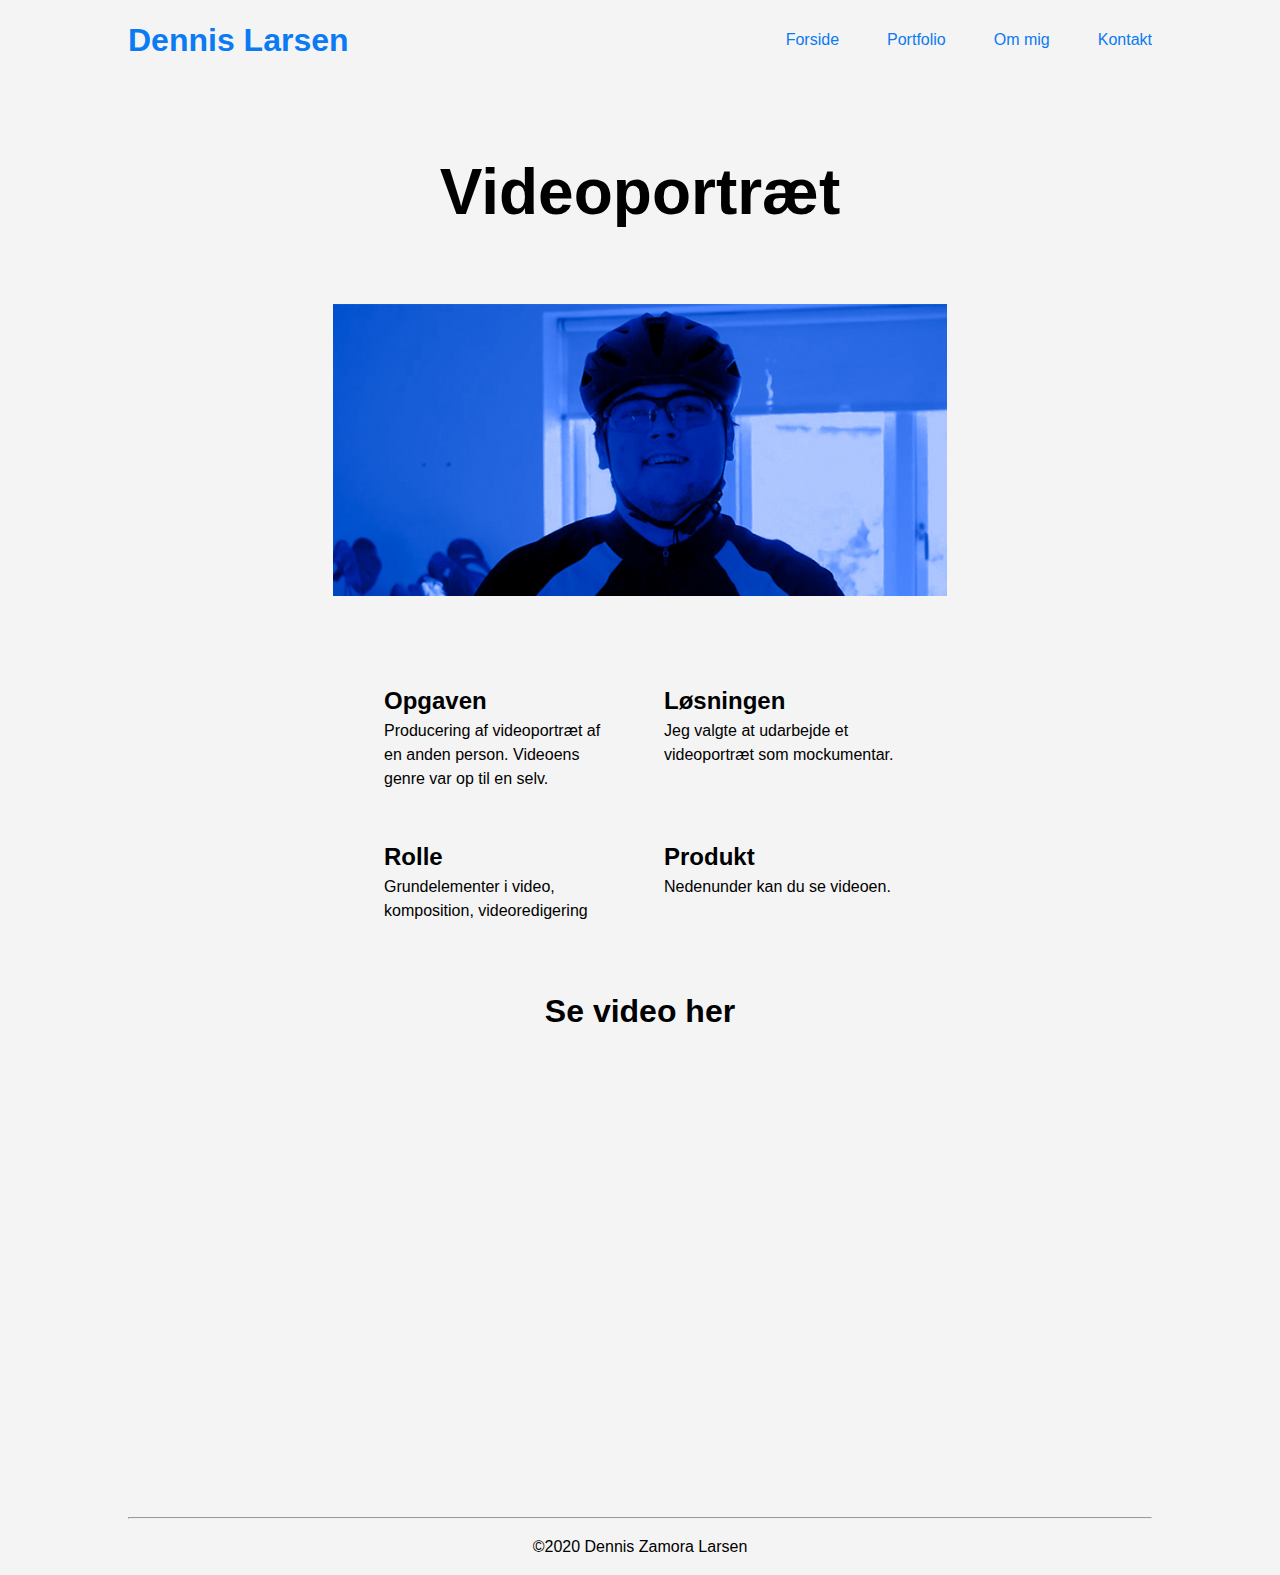
<file: video.html>
<!DOCTYPE html>
<html lang="da-DK"> 
    <head>
        <!-- Global site tag (gtag.js) - Google Analytics -->
<script async src="https://www.googletagmanager.com/gtag/js?id=G-CEGNPXM8MD"></script>
<script>
  window.dataLayer = window.dataLayer || [];
  function gtag(){dataLayer.push(arguments);}
  gtag('js', new Date());

  gtag('config', 'G-CEGNPXM8MD');
</script>
        <meta charset="UTF-8">
        <meta name="viewport" content="width=device-width, initial-scale=1.0">
        <meta name="description" content="Dennis Zamora Larsen portfolio">
        <meta name="keywords" content="dennis zamora larsen portfolio, multimediedesign, multimedimedie portfolio 2020">
        <meta name="author" content="Dennis Zamora Larsen">
        <title>Videoportræt | Portfolio</title>
        <!--Fontawsome-->
        <link rel="stylesheet" href="https://cdnjs.cloudflare.com/ajax/libs/font-awesome/5.15.1/css/all.min.css">
        <link rel="stylesheet" href="style.css">
        
    </head>
<body>


      <!--Burgermenu-knappen-->
      <div class="menu-btn">
        <i class="fas fa-bars fa-2x"></i>
    </div>
    
    <!--wrapper-->
    <div class="wrapper">


    <!--navigationsmenu med logo og links-->
        <header>
                <!--navigation-->
                <nav class="main-nav">
                    <!--logo-->
                    <div id="logo">
                        <a href="http://portfolie.dk/index.html"><h1 id="forside">Dennis Larsen</h1></a>
                    </div>
                    <!--navigationslinks-->
                    <ul class="main-menu">
                        <li><a href="http://portfolie.dk/index.html">Forside</a></li>
                        <li><a href="http://portfolie.dk/index.html">Portfolio</a></li>
                        <li><a href="http://portfolie.dk/index.html">Om mig</a></li>
                        <li><a href="http://portfolie.dk/index.html">Kontakt</a></li>
                    </ul>
                </nav>         
        </header>




    <!--Forsideboks-->
    <section>
        <div class="underside_boks">
            <h3 class="sektion_overskrift">Videoportræt</h3>
            <img class="underside_forsidebillede" src="./billeder/video.jpg" alt="Video">
        </div>
    </section>

 







<!--Undersideboks-->
<section class="underside">        
        <!--grid container-->
        <div class="grid-container-underside">
            <!--box-->

            <!--Opgaven-->
            <div>
                <h4>Opgaven</h4>
                <p>Producering af videoportræt af en anden person. Videoens genre var op til en selv.</p>
            </div>

            <!--Løsningen-->
            <div>
                <h4>Løsningen</h4>
                <p>Jeg valgte at udarbejde et videoportræt som mockumentar.</p>
            </div>

            <!--Rolle-->
            <div>
                <h4>Rolle</h4>
                <p>Grundelementer i video, komposition, videoredigering</p>
            </div>

            <!--Produkt-->
            <div>
                <h4>Produkt</h4>
                <p>Nedenunder kan du se videoen.</p>
            </div> 

        </div>
</section>




<!--Sektion med eget arbejde-->
<section>
    <div class="underside_færdig_arbejde">
        <h3 class="sektion_overskrift">Se video her</h3>
        <iframe width="560" height="315" src="https://www.youtube.com/embed/JWaY89ctQp8" frameborder="0" allow="accelerometer; autoplay; clipboard-write; encrypted-media; gyroscope; picture-in-picture" allowfullscreen></iframe>
      
    </div>
</section>







































<!--Wrapper slut-->
</div>



<footer>
    <div class="wrapper">
        <hr>
        <p>&copy;2020 Dennis Zamora Larsen</p>
    </div>
</footer>


<!--kommando som gør at når man trykker på burgermenuen, så kommer class .main-nav ul til at få ".vis" - tilføjet = .main-nav ul.vis. Og dermed bliver den aktiv, hvor den ellers var deaktiveret.-->
<script>
    document.querySelector('.menu-btn').addEventListener
    ('click', () => document.querySelector(".main-nav ul")
    .classList.toggle('vis')); 
</script>
</body>

</html>
</file>
<file: style.css>
/*Gælder for alt*/
* {
    /*f.eks. padding medregret i totale width af element*/
    box-sizing: border-box;
    margin: 0;
    padding: 0;
}

body {
    /*Anvender REM (relative length). Default er 16px = 1 REM*/
    font-size: 16px; 
    font-family: 'Segoe UI', Tahoma, Geneva, Verdana, sans-serif;
    line-height: 1.5;
    background: #f4f4f4;
}



/*----------------GLOBALE INDSTILLINGER----------------*/

/*wrapper*/
.wrapper {
    /*procent så den er responsiv*/
    width: 80%;
    /*width vil fylde 80% af bredden indtil den når 1200px.*/
    max-width: 1200px;
    margin: auto;
    /*Hvis indholdet er større end containeren, vil den blive klippet og resten af indholdet vil blive usynligt*/
    overflow: hidden;
}




ul {
    /*ul har pre- margin og padding. Så vi fjerner dem*/
    margin: 0;
    padding: 0;
    /*Fjerner bulletpoints*/
    list-style: none;
}


a {
    color: #0B7AF3;
    text-decoration: none;
}


/*----------------OVERSKRIFTER----------------------*/
/*(h1 Logo)*/

/*(h2) Hej i velkommen*/

/*(h3) Overskrift til afsnit*/
.sektion_overskrift {
    text-align: center;
    font-size: 4rem;
    margin: 4rem 0 4rem 0
}

/*(h4) Overskrift til indhold f.eks. portfolio projekter, kompetencer, */
h4 {
    font-size: 1.5rem;
}





/*Burgermenu - knappen*/
.menu-btn {
    /*Så den kan peges på*/
    cursor: pointer;
    /*taget ud af hjemmesidens normale flow. Placeret ift. første positionerede forældre element*/
    position: absolute;
    /*position absolute top*/
    top: 1rem;
    /*from right 20px*/
    right: 1rem;
    /*så den kan flyde oven på eksiterende elementer = svæver. Positiv stack order. Så vil svæve foran elementer*/
    z-index: 2;
    /*Ønsker ikke at vise burgermenuen til desktop version*/
    display: none;
}


/*Default styling for den blå knap*/
.btn {
    cursor: pointer;
    display: inline-block;
    border: 0;
    font-weight: bold;
    padding: 0.6rem 0.6rem;
    background-color: #0B7AF3;
    font-size: 1rem;
    margin-top: 2rem;
    color: black;
}

.knap {
    cursor: pointer;
    display: inline-block;
    border: 0;
    font-weight: bold;
    padding: 0.6rem 0.6rem;
    background-color: #0B7AF3;
    font-size: 1rem;
    margin-top: 2rem;
    color: black;
}

.CV{
    cursor: pointer;
    display: inline-block;
    border: 0;
    font-weight: bold;
    padding: 0.6rem 0.6rem;
    background-color: #0B7AF3;
    font-size: 1rem;
    margin-top: 2rem;
    color: black;
    text-align: center;
}

 .btn:hover {
    opacity: 0.8;
}

/*---SLUT GLOBAL---*/


.underside .btn {
    color: black;
}

a .btn{
    color: black;
}



/*----HEADER MED NAVIGATIONSMENU-----*/

/*logo*/
header #logo{
    cursor: pointer;
    /*Billede vil flyde til venstre*/
    float: left;
    color: #0B7AF3;
}

/*(h1) selve logo med navn*/
header #logo h1 {
    margin: 0;
}

header #logo h1:hover {
    opacity: 0.5;
}


/*--BOKS FOR NAVIGATIONSMENU MED LOGO OG LINKS*/
.main-nav {
    /*viser alle de indre items til flex items. Og opstiller dem horizontalt*/
    display: flex;
    /*centrer elementerne*/
    align-items: center;
    /*minimumshøjde, så kan den altid udvide sig efter indhold*/
    min-height: 5rem;
    /*padding top og bund*/
    padding: 1rem 0;
    font-size: 1rem;
    /*fordeler overskydende plads imellem logo og navigationslinks*/
    justify-content: space-between;
}

.main-nav ul {
    /*nu er alle elementerne i unordered list også vist horizontalt*/
    display: flex;
}

.main-nav ul li {
    /*padding kun til venstre*/
    padding: 0 0 0 3rem;
}

.main-nav ul li a{
    color: #0B7AF3;
    text-decoration: none;
    /*skubber padding for hover stregen længere ned*/
    padding-bottom: 0.2rem;
}

.main-nav ul li a:hover {
    /*tykkelsen på hover stregen*/
       border-bottom: 0.1rem solid #263544;
}






















/*-----------SEKTION VELKOMMEN--------------*/

/*Velkommen*/
.sektion_velkommen {
    width: 100%;
    height: 10rem;
}

.sektion_velkommen .indhold {
    width: 100%;
    padding: 2rem 0 0 0;
    color: black;
    text-align: center;
}

.sektion_velkommen h2 {
    margin-bottom: 2rem;
}

















/*----------------SEKTION PORTFOLIO-------------------*/

/*Grid*/
.grid-container {
    /*intet sker før du har defineret columns og rows.*/
    display: grid;
    grid-template-columns: 1fr 1fr 1fr;
    grid-template-rows: 1fr 1fr;
    grid-column-gap: 3rem;
}


/*individuelle grid bokse*/
.grid-item {
    /*afstand nedenunder boksene*/
    margin-bottom: 3rem;
}

/*billederne ville gå ud af deres grid column, hvis ikke vi definerede deres width*/
.grid-item img {
    width: 100%;
    margin-bottom: 0.1rem;
}

.grid-item h4 {
    /*overskrifter i portfolio projekter*/
    margin-bottom: 0.1rem;
}

/*Læs mere links*/
.grid-item a {
    /*det er inline ved default. Inline-block tillader at sætte en width og height*/
    display: inline-block;
    color: #0067b8;
    padding-top: 0.5rem;
    font-weight: bold;
}

.grid-item a:hover {
    opacity: 0.5;
}








/*---------------SEKTION KOMPETENCER----------------------*/
/*Grid*/
.grid-container-kompetencer {
    display: grid;
    grid-template-columns: 1fr 1fr 1fr 1fr;
    grid-gap: 3rem;
    text-align: center;
    margin: auto;
}

/*Størrelse på individuelle billeder*/
.grid-container-kompetencer img {
    width: 25%;
    height: auto;
}










/*---------------------SEKTION OM MIG--------------------*/
/*Grid*/
.container_mig {
    display: grid;
    grid-template-columns: 1fr 1fr;
    grid-gap: 3rem;
    margin: auto;
}

/*Billede af mig*/
.container_mig img {
    width: 80%;
    height: auto;
}

/*nødvendig på stor skærme. Så billedet er til højre side*/
.container_mig .kompetencer_billede {
    text-align: right;
}

/*Om mig tekstboks*/
.container_mig .kompetencer_tekstboks {
    
    margin-top: 1rem;
    /*Så det matcher med billedets width*/
    width: 80%;
}


/*Selve p tag*/
.container_mig .kompetencer_tekstboks p {
    margin-bottom: 2rem;
}

/*Knap til CV*/
.container_mig .btn {
    cursor: pointer;
    display: inline-block;
    border: 0;
    font-weight: bold;
    padding: 0.6rem 0.6rem;
    background-color: #0B7AF3;
    font-size: 1rem;
    margin-top: 2rem;
    color: black;
}

.container_mig .btn:hover {
    opacity: 0.8;
}







/*--------------------  SEKTION KONTAKT-----------------------*/
/*Grid*/
.container_kontakt {
    display: grid;
    grid-template-columns: 1fr 1fr;
    grid-gap: 3rem;
    margin: auto;
    margin-bottom: 6rem;
}

/*Boks med mobil og email*/
.container_kontakt .kompetencer_oplysninger {
    text-align: left;
    /*For at teksten kan stå bedst mod midten*/
    margin-left: 60%;
    
}
/*Boks med brødtekst*/
.container_kontakt .kompetencer_kontakt {
    text-align: left;
    /*80% så det passer bedre med mobil og email på 60%*/
    width: 80%;
}




/*--------------------SEKTION FOOTER----------------------*/
footer {
    /*Padding top og bund*/
    padding: 1rem 0 1rem 0;
    text-align: center;
}

footer p {
    /*Så den ikke står så tæt på stregen*/
    margin-top: 1rem;
}














/*------------------NY SEKTION TIL UNDERSIDER---------------------*/



/*------Forsideboks Rumrejsen-----*/
.underside_boks {
    text-align: center;
}


/*Forsidebillede*/
.underside_forsidebillede {
    width: 60%;
    height: auto;
    margin: auto;
    margin-bottom: 5rem;
}




/*Underside boks 2: opgave, løsning, rolle, produkt*/
.underside {
    text-align: center;
}


/*----4 punkter til beskrivelse af opgaven---*/
.grid-container-underside {
    display: grid;
    grid-template-columns: 1fr 1fr;
    text-align: left;
    grid-gap: 3rem;
    margin: auto;
    width: 50%;
}

.grid-container-underside img {
    width: 25%;
    height: auto;
}















/*sektion med færdig arbejde*/
.underside_færdig_arbejde {
    text-align: center;
    margin-bottom: 5rem;
}

.underside_færdig_arbejde h3 {
    font-size: 2rem;
}

.underside_færdig_arbejde img{
    width: 50%;
    height: auto;
    margin: auto;
}
 





























/*---------------MEDIA QUERIES 700PX------------------*/

/*Tager kun effekt for 700px eller smallere skærme*/
@media (max-width: 700px) {

/*wrapper*/
.wrapper {
    width: 90%;
}

.sektion_overskrift {
    font-size: 2.5rem;
}

/*burgermenu*/
.menu-btn {
 /*nu vises burgermenuen ved 700px eller mindre*/
    display: block;
}


/*links til burgermenuen*/
.main-nav ul {
    display: block;
    /*taget ud af almindelige flow. Placeres ved nærmeste forældre*/
    position: absolute;
    /*placering af top fra position nærmeste forældre*/
    top: 0;
    /*Venstre side fra position af nærmeste forældre*/
    left: 0;
    /*Farve på baggrunden*/
    background: lightgrey;
    /*fylder halvdelen af skærmen i width*/
    width: 50%;
    /*100% af højden*/
    height: 100%;
    /*Når burgermenu ikonet klikkes. Vil transform gå fra -30rem (hvor sidemenuen ikke er synlig) til -2rem hvor sidemenuen netop er synlig.Kommandoen nedenunder skubber sidemenuen -30rem ud til venstre i x-aksen så vi ikke kan se menuen INDTIl brugermenuen klikkes.*/
    transform: translate(-30rem);
    /*slide in effekt. Transition venter på transform gør noget, så begynder transitionen med animation*/
    transition: transform 0.5s ease-in-out;

    /*Paddin rundt om hele boksen af links og understreg. Kun top og højre side man kan se. Ser lidt bedre ud når stregene ikke rør højre side*/
    padding: 1rem;
    /*Så links ikke er helt op af venstre side*/
    padding-left: 2rem;
}

/*Kommando som gør sidemenuen fra usynlig med -30rem afstand til synlighed med -2rem på venstre side af skærmen*/
.main-nav ul.vis {
    /*Den overskriver den tidligere kommando med -30rem til at være -2rem*/
    transform: translate(-2rem);



}
/*style links i burgermenu*/
.main-nav ul li {
    /*padding rundt om links*/
    padding: 1rem;
    font-size: 1.3rem;
    border-bottom: blue 0.01rem solid;
}










/*portfolio*/
.grid-container {
grid-template-columns: 1fr 1fr;
}

/*kompetencer*/
.grid-container-kompetencer {
grid-template-columns: 1fr 1fr;
grid-template-rows: 1fr 1fr;
}


/*Om mig*/
.container_mig {
grid-template-columns: 1fr 1fr;
}
/*Om mig billede*/
.container_mig img {
width: 100%;
margin: auto;
}
/*Om mig billede. Fordi det var det som gjorde billedet lå til højre på større enheder*/
.container_mig .kompetencer_billede {
text-align: none;
}
/*Om mig tekstboks*/
.container_mig .kompetencer_tekstboks {
margin-top: 0;
width: 100%;
}


.container_mig .btn {
    font-size: 1.2rem;
}





/*Kontakt*/
/*mobil og email*/
.container_kontakt .kompetencer_oplysninger {
    margin-left: 0;
}

/**/
.container_kontakt .kompetencer_kontakt {
    width: 100%;
}
/*Kontakt brødtekstboks*/
.container_kontakt .kompetencer_kontakt p {
    margin-bottom: 0;
}









    /*----------------UNDERSIDER----------------------*/
body {
    font-size: 1rem;
}


    /*Forsidebillede*/
    .underside_boks img {
    width: 100%;
    height: auto;
    margin: auto;
}


/*opgave, løsning, rolle, produkt*/
.grid-container-underside {
    margin-left: 3.5rem;
    width: 90%;
    margin-bottom: 503rem;
}

/*færdig arbejde width*/
.underside_færdig_arbejde img {
    width: 90%;
    }
}







/*----------------MEDIA QUERIES 500PX------------------*/

/*Mobilenheder. Alt under 500px der begynder layout nemlig at se lid trængt ud*/
@media (max-width: 600px) {
body {
    font-size: 20px;
}

h4 {
    font-size: 25px;
}


/*Wrapper*/
.wrapper {
    width: 90%;
}

    /*velkommen*/
    .sektion_velkommen .indhold {
    margin-left: 0;
    margin: auto;
    text-align: center;
    padding: 30px 0 0 0 ;
}


/*portfolio*/
.grid-container {
grid-template-columns: 1fr;
}



/*kompetencer*/
.grid-container-kompetencer {
grid-template-columns: 1fr;
}

.grid-container-kompetencer div {
    margin-bottom: 30px;
}



    /*Om mig*/
    .container_mig {
grid-template-columns: 1fr;
}

/*Kontakt*/
.container_kontakt {
grid-template-columns: 1fr;
}

/*mobil og email boks*/
.container_kontakt .kompetencer_oplysninger {
text-align: center;
}

/*fjernede line break i brødteksten*/
.container_kontakt .kompetencer_kontakt br {
    display: none;
    }






/*-----------SEKTION TIL UNDERSIDER-------------*/
.grid-container-underside {
    grid-template-columns: 1fr;
    margin-left: 0;
    text-align: center;
    width: 100%;
    margin-bottom: 50px;
}

.section {
    margin-bottom: 100px;
}

.underside_færdig_arbejde img {
    width: 100%;
}

}
</file>
